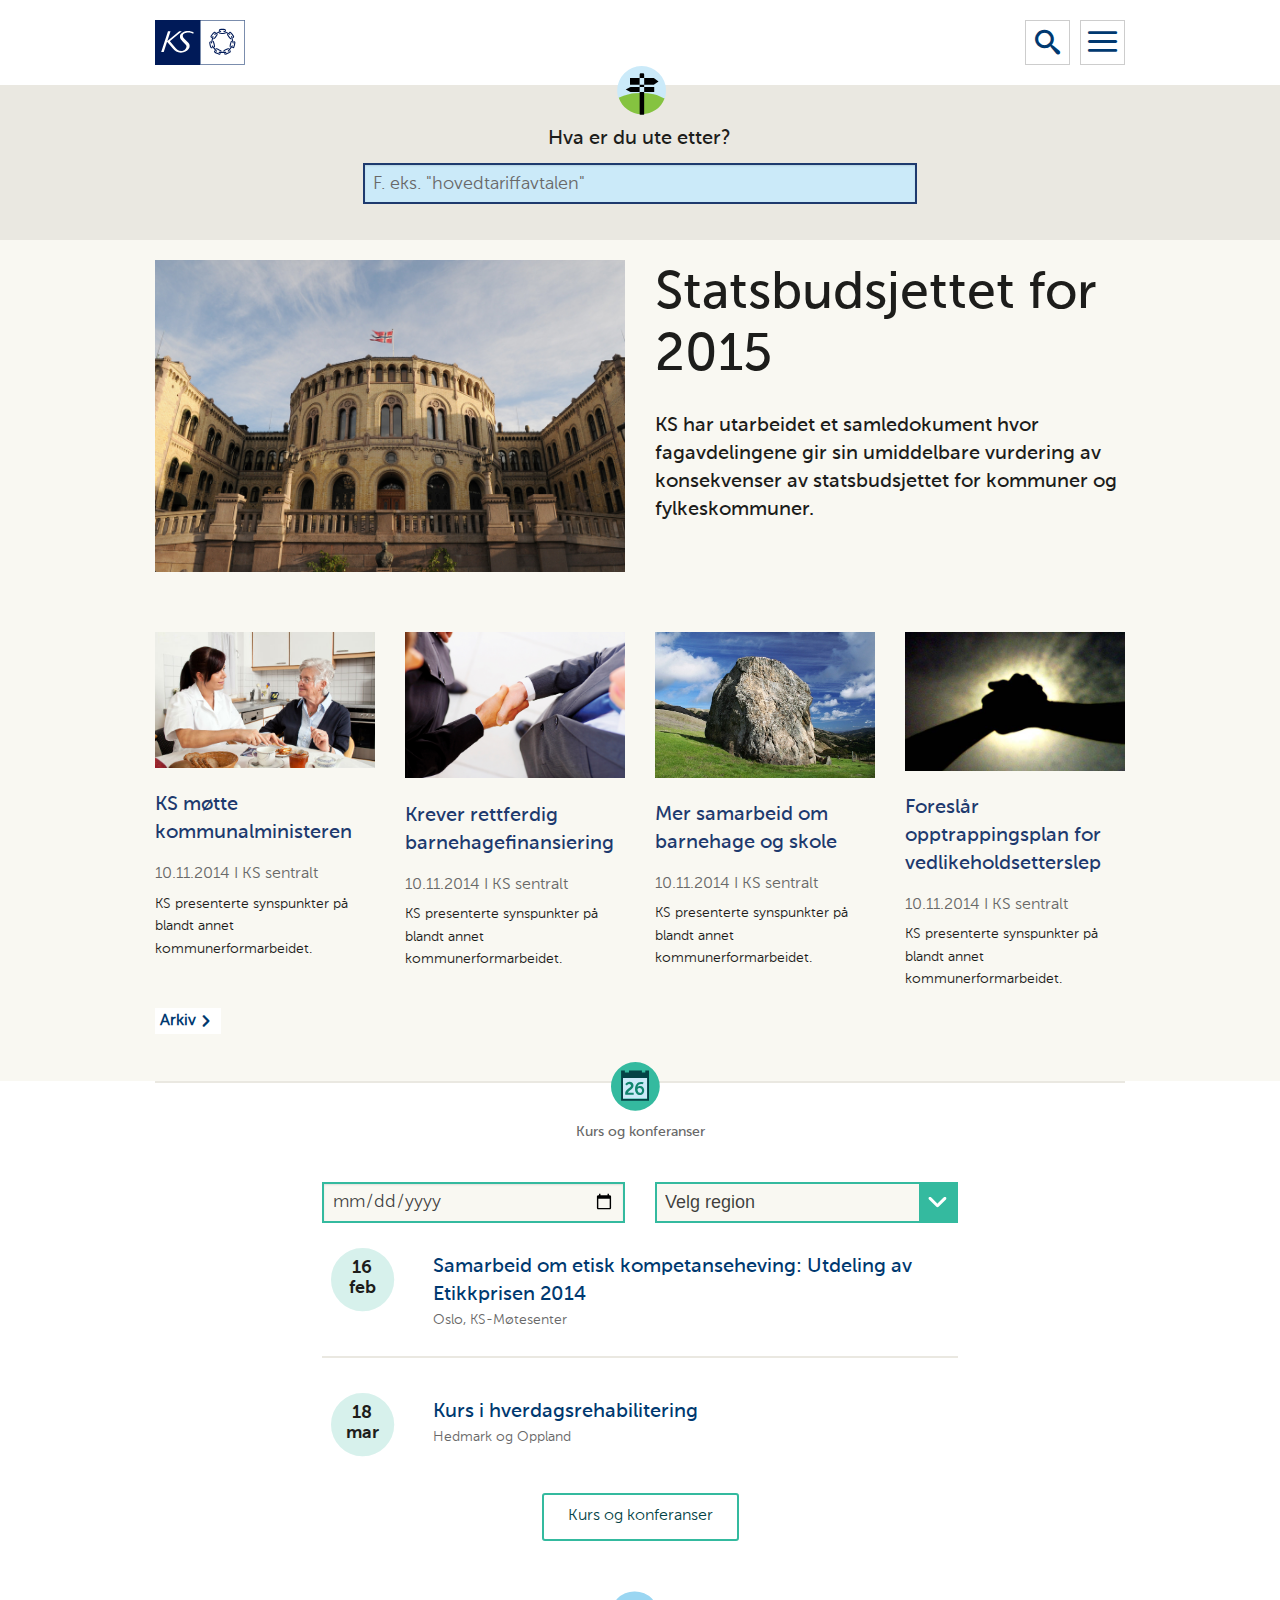
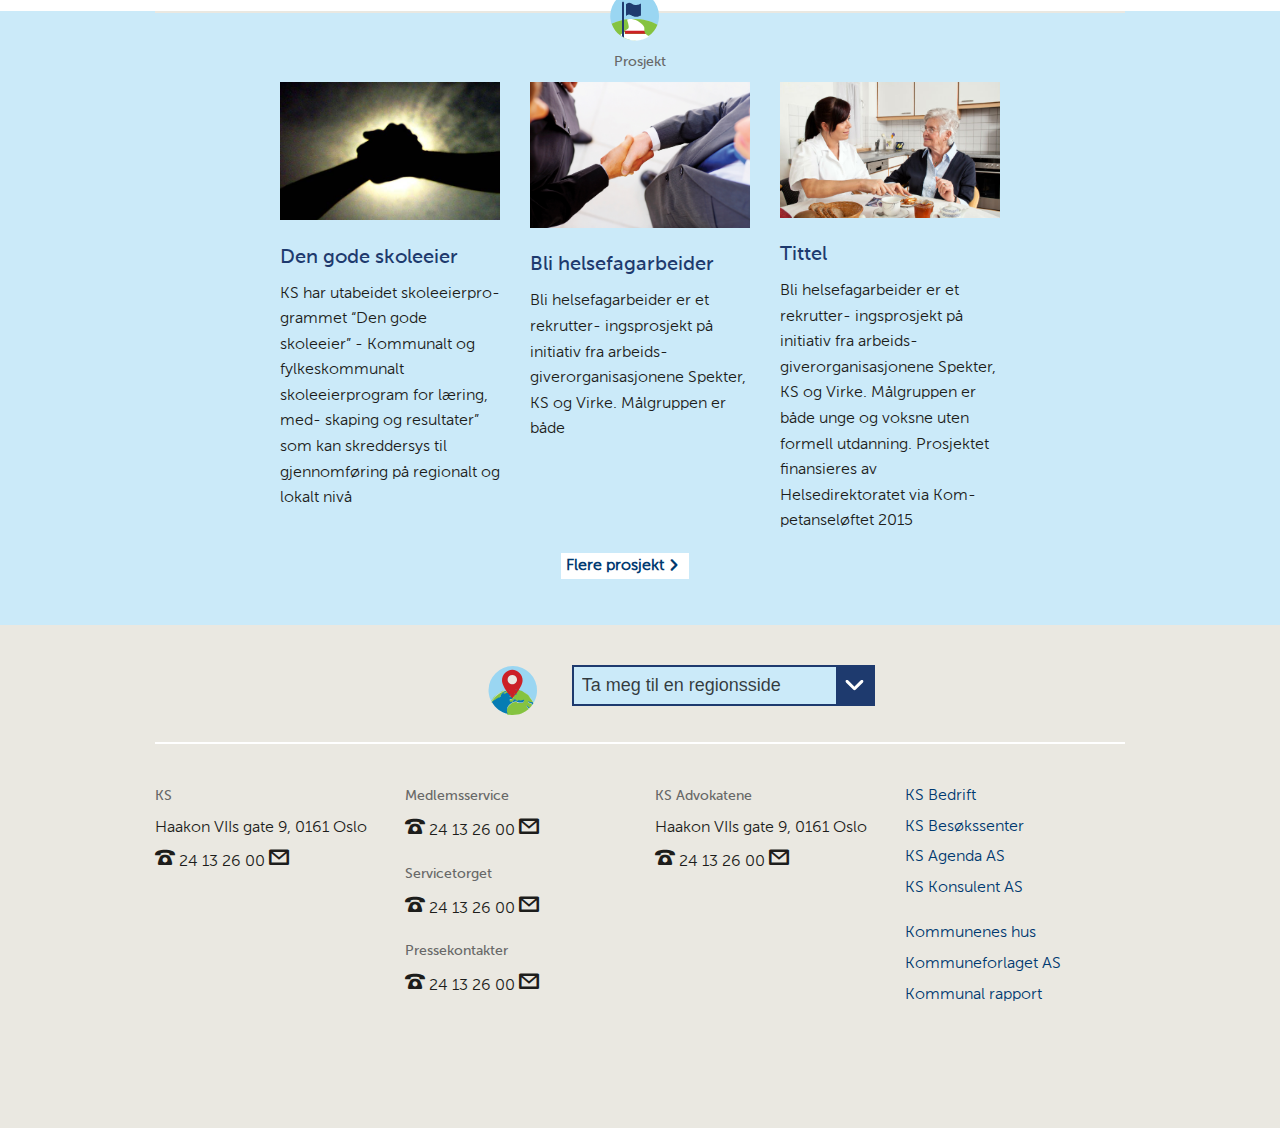
<file: index.html>
<!DOCTYPE html>
<html data-ng-app="app">
  <head>
    <title>nye ks.no</title>
    <meta name="viewport" content="width=device-width, initial-scale=1.0">
    <meta charset="UTF-8">
    <meta description="KS er kommunesektorens organisasjon. Alle landets 428 kommuner og 19 fylkeskommuner (Oslo er begge deler) er medlemmer i KS, i tillegg til mer enn 500 bedrifter.">
    <!--link(rel='stylesheet', type='text/css', href='//cloud.typography.com/6949052/779786/css/fonts.css')-->
    <link rel="stylesheet" href="css/main.css">
  </head>
  <body>
    <div data-ng-controller="pageController as page" class="container">
      <div data-ng-include="'header.html'"></div>
      <div ng-view></div>
      <div data-ng-include="'footer.html'"></div>
    </div>
    <script src="js/bundle2.js"></script>
  </body>
</html>
</file>
<file: css/main.css>
@import url(//hello.myfonts.net/count/2c80d9);@import url(//hello.myfonts.net/count/2c80d9);@import url(//hello.myfonts.net/count/2c80d9);meta.foundation-version{font-family:"/5.2.3/"}meta.foundation-mq-small{font-family:"/only screen/";width:0}meta.foundation-mq-medium{font-family:"/only screen and (min-width:40.063em)/";width:40.063em}meta.foundation-mq-large{font-family:"/only screen and (min-width:64.063em)/";width:64.063em}meta.foundation-mq-xlarge{font-family:"/only screen and (min-width:90.063em)/";width:90.063em}meta.foundation-mq-xxlarge{font-family:"/only screen and (min-width:120.063em)/";width:120.063em}meta.foundation-data-attribute-namespace{font-family:false}body,html{height:100%}*,:after,:before{-webkit-box-sizing:border-box;-moz-box-sizing:border-box;box-sizing:border-box}body,html{font-size:100%}body{background:#fff;color:#1d1d1b;padding:0;margin:0;font-family:MuseoSans-300,"Helvetica Neue",Helvetica,Helvetica,Arial,sans-serif;font-weight:400;font-style:normal;line-height:1;position:relative;cursor:default}a:hover{cursor:pointer}img{max-width:100%;height:auto;-ms-interpolation-mode:bicubic}#map_canvas embed,#map_canvas img,#map_canvas object,.map_canvas embed,.map_canvas img,.map_canvas object{max-width:none!important}.left{float:left!important}.right{float:right!important}.clearfix:after,.clearfix:before{content:" ";display:table}.clearfix:after{clear:both}.hide{display:none}.antialiased{-webkit-font-smoothing:antialiased;-moz-osx-font-smoothing:grayscale}img{display:inline-block;vertical-align:middle}textarea{min-height:50px}select{width:100%}.row{width:100%;margin:0 auto;max-width:62.5rem}.row:after,.row:before{content:" ";display:table}.row:after{clear:both}.row.collapse>.column,.row.collapse>.columns{padding-left:0;padding-right:0}.row.collapse .row{margin-left:0;margin-right:0}.row .row{width:auto;margin:0 -.9375rem;max-width:none}.row .row:after,.row .row:before{content:" ";display:table}.row .row:after{clear:both}.row .row.collapse{width:auto;margin:0;max-width:none}.row .row.collapse:after,.row .row.collapse:before{content:" ";display:table}.row .row.collapse:after{clear:both}.column,.columns{padding-left:.9375rem;padding-right:.9375rem;width:100%;float:left}@media only screen{.small-push-0{position:relative;left:0;right:auto}.small-pull-0{position:relative;right:0;left:auto}.small-push-1{position:relative;left:8.33333%;right:auto}.small-pull-1{position:relative;right:8.33333%;left:auto}.small-push-2{position:relative;left:16.66667%;right:auto}.small-pull-2{position:relative;right:16.66667%;left:auto}.small-push-3{position:relative;left:25%;right:auto}.small-pull-3{position:relative;right:25%;left:auto}.small-push-4{position:relative;left:33.33333%;right:auto}.small-pull-4{position:relative;right:33.33333%;left:auto}.small-push-5{position:relative;left:41.66667%;right:auto}.small-pull-5{position:relative;right:41.66667%;left:auto}.small-push-6{position:relative;left:50%;right:auto}.small-pull-6{position:relative;right:50%;left:auto}.small-push-7{position:relative;left:58.33333%;right:auto}.small-pull-7{position:relative;right:58.33333%;left:auto}.small-push-8{position:relative;left:66.66667%;right:auto}.small-pull-8{position:relative;right:66.66667%;left:auto}.small-push-9{position:relative;left:75%;right:auto}.small-pull-9{position:relative;right:75%;left:auto}.small-push-10{position:relative;left:83.33333%;right:auto}.small-pull-10{position:relative;right:83.33333%;left:auto}.small-push-11{position:relative;left:91.66667%;right:auto}.small-pull-11{position:relative;right:91.66667%;left:auto}.column,.columns{position:relative;padding-left:.9375rem;padding-right:.9375rem;float:left}.small-1{width:8.33333%}.small-2{width:16.66667%}.small-3{width:25%}.small-4{width:33.33333%}.small-5{width:41.66667%}.small-6{width:50%}.small-7{width:58.33333%}.small-8{width:66.66667%}.small-9{width:75%}.small-10{width:83.33333%}.small-11{width:91.66667%}.small-12{width:100%}[class*=column]+[class*=column]:last-child{float:right}[class*=column]+[class*=column].end{float:left}.small-offset-0{margin-left:0!important}.small-offset-1{margin-left:8.33333%!important}.small-offset-2{margin-left:16.66667%!important}.small-offset-3{margin-left:25%!important}.small-offset-4{margin-left:33.33333%!important}.small-offset-5{margin-left:41.66667%!important}.small-offset-6{margin-left:50%!important}.small-offset-7{margin-left:58.33333%!important}.small-offset-8{margin-left:66.66667%!important}.small-offset-9{margin-left:75%!important}.small-offset-10{margin-left:83.33333%!important}.small-offset-11{margin-left:91.66667%!important}.small-reset-order{margin-left:0;margin-right:0;left:auto;right:auto;float:left}.column.small-centered,.columns.small-centered{margin-left:auto;margin-right:auto;float:none!important}.column.small-uncentered,.columns.small-uncentered{margin-left:0;margin-right:0;float:left!important}.column.small-uncentered.opposite,.columns.small-uncentered.opposite{float:right}}@media only screen and (min-width:40.063em){.medium-push-0{position:relative;left:0;right:auto}.medium-pull-0{position:relative;right:0;left:auto}.medium-push-1{position:relative;left:8.33333%;right:auto}.medium-pull-1{position:relative;right:8.33333%;left:auto}.medium-push-2{position:relative;left:16.66667%;right:auto}.medium-pull-2{position:relative;right:16.66667%;left:auto}.medium-push-3{position:relative;left:25%;right:auto}.medium-pull-3{position:relative;right:25%;left:auto}.medium-push-4{position:relative;left:33.33333%;right:auto}.medium-pull-4{position:relative;right:33.33333%;left:auto}.medium-push-5{position:relative;left:41.66667%;right:auto}.medium-pull-5{position:relative;right:41.66667%;left:auto}.medium-push-6{position:relative;left:50%;right:auto}.medium-pull-6{position:relative;right:50%;left:auto}.medium-push-7{position:relative;left:58.33333%;right:auto}.medium-pull-7{position:relative;right:58.33333%;left:auto}.medium-push-8{position:relative;left:66.66667%;right:auto}.medium-pull-8{position:relative;right:66.66667%;left:auto}.medium-push-9{position:relative;left:75%;right:auto}.medium-pull-9{position:relative;right:75%;left:auto}.medium-push-10{position:relative;left:83.33333%;right:auto}.medium-pull-10{position:relative;right:83.33333%;left:auto}.medium-push-11{position:relative;left:91.66667%;right:auto}.medium-pull-11{position:relative;right:91.66667%;left:auto}.column,.columns{position:relative;padding-left:.9375rem;padding-right:.9375rem;float:left}.medium-1{width:8.33333%}.medium-2{width:16.66667%}.medium-3{width:25%}.medium-4{width:33.33333%}.medium-5{width:41.66667%}.medium-6{width:50%}.medium-7{width:58.33333%}.medium-8{width:66.66667%}.medium-9{width:75%}.medium-10{width:83.33333%}.medium-11{width:91.66667%}.medium-12{width:100%}[class*=column]+[class*=column]:last-child{float:right}[class*=column]+[class*=column].end{float:left}.medium-offset-0{margin-left:0!important}.medium-offset-1{margin-left:8.33333%!important}.medium-offset-2{margin-left:16.66667%!important}.medium-offset-3{margin-left:25%!important}.medium-offset-4{margin-left:33.33333%!important}.medium-offset-5{margin-left:41.66667%!important}.medium-offset-6{margin-left:50%!important}.medium-offset-7{margin-left:58.33333%!important}.medium-offset-8{margin-left:66.66667%!important}.medium-offset-9{margin-left:75%!important}.medium-offset-10{margin-left:83.33333%!important}.medium-offset-11{margin-left:91.66667%!important}.medium-reset-order{margin-left:0;margin-right:0;left:auto;right:auto;float:left}.column.medium-centered,.columns.medium-centered{margin-left:auto;margin-right:auto;float:none!important}.column.medium-uncentered,.columns.medium-uncentered{margin-left:0;margin-right:0;float:left!important}.column.medium-uncentered.opposite,.columns.medium-uncentered.opposite{float:right}.push-0{position:relative;left:0;right:auto}.pull-0{position:relative;right:0;left:auto}.push-1{position:relative;left:8.33333%;right:auto}.pull-1{position:relative;right:8.33333%;left:auto}.push-2{position:relative;left:16.66667%;right:auto}.pull-2{position:relative;right:16.66667%;left:auto}.push-3{position:relative;left:25%;right:auto}.pull-3{position:relative;right:25%;left:auto}.push-4{position:relative;left:33.33333%;right:auto}.pull-4{position:relative;right:33.33333%;left:auto}.push-5{position:relative;left:41.66667%;right:auto}.pull-5{position:relative;right:41.66667%;left:auto}.push-6{position:relative;left:50%;right:auto}.pull-6{position:relative;right:50%;left:auto}.push-7{position:relative;left:58.33333%;right:auto}.pull-7{position:relative;right:58.33333%;left:auto}.push-8{position:relative;left:66.66667%;right:auto}.pull-8{position:relative;right:66.66667%;left:auto}.push-9{position:relative;left:75%;right:auto}.pull-9{position:relative;right:75%;left:auto}.push-10{position:relative;left:83.33333%;right:auto}.pull-10{position:relative;right:83.33333%;left:auto}.push-11{position:relative;left:91.66667%;right:auto}.pull-11{position:relative;right:91.66667%;left:auto}}@media only screen and (min-width:64.063em){.large-push-0{position:relative;left:0;right:auto}.large-pull-0{position:relative;right:0;left:auto}.large-push-1{position:relative;left:8.33333%;right:auto}.large-pull-1{position:relative;right:8.33333%;left:auto}.large-push-2{position:relative;left:16.66667%;right:auto}.large-pull-2{position:relative;right:16.66667%;left:auto}.large-push-3{position:relative;left:25%;right:auto}.large-pull-3{position:relative;right:25%;left:auto}.large-push-4{position:relative;left:33.33333%;right:auto}.large-pull-4{position:relative;right:33.33333%;left:auto}.large-push-5{position:relative;left:41.66667%;right:auto}.large-pull-5{position:relative;right:41.66667%;left:auto}.large-push-6{position:relative;left:50%;right:auto}.large-pull-6{position:relative;right:50%;left:auto}.large-push-7{position:relative;left:58.33333%;right:auto}.large-pull-7{position:relative;right:58.33333%;left:auto}.large-push-8{position:relative;left:66.66667%;right:auto}.large-pull-8{position:relative;right:66.66667%;left:auto}.large-push-9{position:relative;left:75%;right:auto}.large-pull-9{position:relative;right:75%;left:auto}.large-push-10{position:relative;left:83.33333%;right:auto}.large-pull-10{position:relative;right:83.33333%;left:auto}.large-push-11{position:relative;left:91.66667%;right:auto}.large-pull-11{position:relative;right:91.66667%;left:auto}.column,.columns{position:relative;padding-left:.9375rem;padding-right:.9375rem;float:left}.large-1{width:8.33333%}.large-2{width:16.66667%}.large-3{width:25%}.large-4{width:33.33333%}.large-5{width:41.66667%}.large-6{width:50%}.large-7{width:58.33333%}.large-8{width:66.66667%}.large-9{width:75%}.large-10{width:83.33333%}.large-11{width:91.66667%}.large-12{width:100%}[class*=column]+[class*=column]:last-child{float:right}[class*=column]+[class*=column].end{float:left}.large-offset-0{margin-left:0!important}.large-offset-1{margin-left:8.33333%!important}.large-offset-2{margin-left:16.66667%!important}.large-offset-3{margin-left:25%!important}.large-offset-4{margin-left:33.33333%!important}.large-offset-5{margin-left:41.66667%!important}.large-offset-6{margin-left:50%!important}.large-offset-7{margin-left:58.33333%!important}.large-offset-8{margin-left:66.66667%!important}.large-offset-9{margin-left:75%!important}.large-offset-10{margin-left:83.33333%!important}.large-offset-11{margin-left:91.66667%!important}.large-reset-order{margin-left:0;margin-right:0;left:auto;right:auto;float:left}.column.large-centered,.columns.large-centered{margin-left:auto;margin-right:auto;float:none!important}.column.large-uncentered,.columns.large-uncentered{margin-left:0;margin-right:0;float:left!important}.column.large-uncentered.opposite,.columns.large-uncentered.opposite{float:right}.push-0{position:relative;left:0;right:auto}.pull-0{position:relative;right:0;left:auto}.push-1{position:relative;left:8.33333%;right:auto}.pull-1{position:relative;right:8.33333%;left:auto}.push-2{position:relative;left:16.66667%;right:auto}.pull-2{position:relative;right:16.66667%;left:auto}.push-3{position:relative;left:25%;right:auto}.pull-3{position:relative;right:25%;left:auto}.push-4{position:relative;left:33.33333%;right:auto}.pull-4{position:relative;right:33.33333%;left:auto}.push-5{position:relative;left:41.66667%;right:auto}.pull-5{position:relative;right:41.66667%;left:auto}.push-6{position:relative;left:50%;right:auto}.pull-6{position:relative;right:50%;left:auto}.push-7{position:relative;left:58.33333%;right:auto}.pull-7{position:relative;right:58.33333%;left:auto}.push-8{position:relative;left:66.66667%;right:auto}.pull-8{position:relative;right:66.66667%;left:auto}.push-9{position:relative;left:75%;right:auto}.pull-9{position:relative;right:75%;left:auto}.push-10{position:relative;left:83.33333%;right:auto}.pull-10{position:relative;right:83.33333%;left:auto}.push-11{position:relative;left:91.66667%;right:auto}.pull-11{position:relative;right:91.66667%;left:auto}}.accordion{margin-bottom:0}.accordion:after,.accordion:before{content:" ";display:table}.accordion:after{clear:both}.accordion dd{display:block;margin-bottom:0!important}.accordion dd.active>a{background:#e8e8e8}.accordion dd>a{background:#efefef;color:#222;padding:1rem;display:block;font-family:MuseoSans-300,"Helvetica Neue",Helvetica,Helvetica,Arial,sans-serif;font-size:1rem}.accordion dd>a:hover{background:#e3e3e3}.accordion dd>.content{display:none;padding:.9375rem}.accordion dd>.content.active{display:block;background:#fff}.alert-box{border-style:solid;border-width:1px;display:block;font-weight:400;margin-bottom:1.25rem;position:relative;padding:.875rem 1.5rem .875rem .875rem;font-size:.8125rem;-webkit-transition:opacity 300ms ease-out;transition:opacity 300ms ease-out;background-color:#1e3a6e;border-color:#1a335f;color:#fff}.alert-box .close{font-size:1.375rem;padding:9px 6px 4px;line-height:0;position:absolute;top:50%;margin-top:-.6875rem;right:.25rem;color:#333;opacity:.3}.alert-box .close:focus,.alert-box .close:hover{opacity:.5}.alert-box.radius{border-radius:3px}.alert-box.round{border-radius:1000px}.alert-box.success{background-color:#43AC6A;border-color:#3a945b;color:#fff}.alert-box.alert{background-color:#f04124;border-color:#de2b0f;color:#fff}.alert-box.secondary{background-color:#e7e7e7;border-color:#c7c7c7;color:#4f4f4f}.alert-box.warning{background-color:#f08a24;border-color:#de770f;color:#fff}.alert-box.info{background-color:#a0d3e8;border-color:#74bfdd;color:#4f4f4f}.alert-box.alert-close{opacity:0}[class*=block-grid-]{display:block;padding:0;margin:0 -.625rem}[class*=block-grid-]:after,[class*=block-grid-]:before{content:" ";display:table}[class*=block-grid-]:after{clear:both}[class*=block-grid-]>li{display:block;height:auto;float:left;padding:0 .625rem 1.25rem}@media only screen{.small-block-grid-1>li{width:100%;list-style:none}.small-block-grid-1>li:nth-of-type(1n){clear:none}.small-block-grid-1>li:nth-of-type(1n+1){clear:both}.small-block-grid-2>li{width:50%;list-style:none}.small-block-grid-2>li:nth-of-type(1n){clear:none}.small-block-grid-2>li:nth-of-type(2n+1){clear:both}.small-block-grid-3>li{width:33.33333%;list-style:none}.small-block-grid-3>li:nth-of-type(1n){clear:none}.small-block-grid-3>li:nth-of-type(3n+1){clear:both}.small-block-grid-4>li{width:25%;list-style:none}.small-block-grid-4>li:nth-of-type(1n){clear:none}.small-block-grid-4>li:nth-of-type(4n+1){clear:both}.small-block-grid-5>li{width:20%;list-style:none}.small-block-grid-5>li:nth-of-type(1n){clear:none}.small-block-grid-5>li:nth-of-type(5n+1){clear:both}.small-block-grid-6>li{width:16.66667%;list-style:none}.small-block-grid-6>li:nth-of-type(1n){clear:none}.small-block-grid-6>li:nth-of-type(6n+1){clear:both}.small-block-grid-7>li{width:14.28571%;list-style:none}.small-block-grid-7>li:nth-of-type(1n){clear:none}.small-block-grid-7>li:nth-of-type(7n+1){clear:both}.small-block-grid-8>li{width:12.5%;list-style:none}.small-block-grid-8>li:nth-of-type(1n){clear:none}.small-block-grid-8>li:nth-of-type(8n+1){clear:both}.small-block-grid-9>li{width:11.11111%;list-style:none}.small-block-grid-9>li:nth-of-type(1n){clear:none}.small-block-grid-9>li:nth-of-type(9n+1){clear:both}.small-block-grid-10>li{width:10%;list-style:none}.small-block-grid-10>li:nth-of-type(1n){clear:none}.small-block-grid-10>li:nth-of-type(10n+1){clear:both}.small-block-grid-11>li{width:9.09091%;list-style:none}.small-block-grid-11>li:nth-of-type(1n){clear:none}.small-block-grid-11>li:nth-of-type(11n+1){clear:both}.small-block-grid-12>li{width:8.33333%;list-style:none}.small-block-grid-12>li:nth-of-type(1n){clear:none}.small-block-grid-12>li:nth-of-type(12n+1){clear:both}}@media only screen and (min-width:40.063em){.medium-block-grid-1>li{width:100%;list-style:none}.medium-block-grid-1>li:nth-of-type(1n){clear:none}.medium-block-grid-1>li:nth-of-type(1n+1){clear:both}.medium-block-grid-2>li{width:50%;list-style:none}.medium-block-grid-2>li:nth-of-type(1n){clear:none}.medium-block-grid-2>li:nth-of-type(2n+1){clear:both}.medium-block-grid-3>li{width:33.33333%;list-style:none}.medium-block-grid-3>li:nth-of-type(1n){clear:none}.medium-block-grid-3>li:nth-of-type(3n+1){clear:both}.medium-block-grid-4>li{width:25%;list-style:none}.medium-block-grid-4>li:nth-of-type(1n){clear:none}.medium-block-grid-4>li:nth-of-type(4n+1){clear:both}.medium-block-grid-5>li{width:20%;list-style:none}.medium-block-grid-5>li:nth-of-type(1n){clear:none}.medium-block-grid-5>li:nth-of-type(5n+1){clear:both}.medium-block-grid-6>li{width:16.66667%;list-style:none}.medium-block-grid-6>li:nth-of-type(1n){clear:none}.medium-block-grid-6>li:nth-of-type(6n+1){clear:both}.medium-block-grid-7>li{width:14.28571%;list-style:none}.medium-block-grid-7>li:nth-of-type(1n){clear:none}.medium-block-grid-7>li:nth-of-type(7n+1){clear:both}.medium-block-grid-8>li{width:12.5%;list-style:none}.medium-block-grid-8>li:nth-of-type(1n){clear:none}.medium-block-grid-8>li:nth-of-type(8n+1){clear:both}.medium-block-grid-9>li{width:11.11111%;list-style:none}.medium-block-grid-9>li:nth-of-type(1n){clear:none}.medium-block-grid-9>li:nth-of-type(9n+1){clear:both}.medium-block-grid-10>li{width:10%;list-style:none}.medium-block-grid-10>li:nth-of-type(1n){clear:none}.medium-block-grid-10>li:nth-of-type(10n+1){clear:both}.medium-block-grid-11>li{width:9.09091%;list-style:none}.medium-block-grid-11>li:nth-of-type(1n){clear:none}.medium-block-grid-11>li:nth-of-type(11n+1){clear:both}.medium-block-grid-12>li{width:8.33333%;list-style:none}.medium-block-grid-12>li:nth-of-type(1n){clear:none}.medium-block-grid-12>li:nth-of-type(12n+1){clear:both}}@media only screen and (min-width:64.063em){.large-block-grid-1>li{width:100%;list-style:none}.large-block-grid-1>li:nth-of-type(1n){clear:none}.large-block-grid-1>li:nth-of-type(1n+1){clear:both}.large-block-grid-2>li{width:50%;list-style:none}.large-block-grid-2>li:nth-of-type(1n){clear:none}.large-block-grid-2>li:nth-of-type(2n+1){clear:both}.large-block-grid-3>li{width:33.33333%;list-style:none}.large-block-grid-3>li:nth-of-type(1n){clear:none}.large-block-grid-3>li:nth-of-type(3n+1){clear:both}.large-block-grid-4>li{width:25%;list-style:none}.large-block-grid-4>li:nth-of-type(1n){clear:none}.large-block-grid-4>li:nth-of-type(4n+1){clear:both}.large-block-grid-5>li{width:20%;list-style:none}.large-block-grid-5>li:nth-of-type(1n){clear:none}.large-block-grid-5>li:nth-of-type(5n+1){clear:both}.large-block-grid-6>li{width:16.66667%;list-style:none}.large-block-grid-6>li:nth-of-type(1n){clear:none}.large-block-grid-6>li:nth-of-type(6n+1){clear:both}.large-block-grid-7>li{width:14.28571%;list-style:none}.large-block-grid-7>li:nth-of-type(1n){clear:none}.large-block-grid-7>li:nth-of-type(7n+1){clear:both}.large-block-grid-8>li{width:12.5%;list-style:none}.large-block-grid-8>li:nth-of-type(1n){clear:none}.large-block-grid-8>li:nth-of-type(8n+1){clear:both}.large-block-grid-9>li{width:11.11111%;list-style:none}.large-block-grid-9>li:nth-of-type(1n){clear:none}.large-block-grid-9>li:nth-of-type(9n+1){clear:both}.large-block-grid-10>li{width:10%;list-style:none}.large-block-grid-10>li:nth-of-type(1n){clear:none}.large-block-grid-10>li:nth-of-type(10n+1){clear:both}.large-block-grid-11>li{width:9.09091%;list-style:none}.large-block-grid-11>li:nth-of-type(1n){clear:none}.large-block-grid-11>li:nth-of-type(11n+1){clear:both}.large-block-grid-12>li{width:8.33333%;list-style:none}.large-block-grid-12>li:nth-of-type(1n){clear:none}.large-block-grid-12>li:nth-of-type(12n+1){clear:both}}.breadcrumbs{display:block;padding:.5625rem .875rem;overflow:hidden;margin-left:0;list-style:none;border-style:solid;border-width:1px;background-color:#f9f8f2;border-color:#e9e6d0;border-radius:3px}.breadcrumbs>*{margin:0;float:left;font-size:1rem;line-height:1rem;text-transform:none;color:#1e3a6e}.breadcrumbs>:focus a,.breadcrumbs>:hover a{text-decoration:underline}.breadcrumbs>* a{color:#1e3a6e}.breadcrumbs>.current,.breadcrumbs>.current a{cursor:default;color:#333}.breadcrumbs>.current:focus,.breadcrumbs>.current:focus a,.breadcrumbs>.current:hover,.breadcrumbs>.current:hover a{text-decoration:none}.breadcrumbs>.unavailable,.breadcrumbs>.unavailable a{color:#999}.breadcrumbs>.unavailable a:focus,.breadcrumbs>.unavailable:focus,.breadcrumbs>.unavailable:hover,.breadcrumbs>.unavailable:hover a{text-decoration:none;color:#999;cursor:default}.breadcrumbs>:before{content:"/";color:#aaa;margin:0 .75rem;position:relative;top:1px}.breadcrumbs>:first-child:before{content:" ";margin:0}.button,button{border-style:solid;border-width:0;cursor:pointer;font-family:MuseoSans-300,"Helvetica Neue",Helvetica,Helvetica,Arial,sans-serif;font-weight:400;line-height:normal;margin:0;position:relative;text-decoration:none;text-align:center;-webkit-appearance:none;-webkit-border-radius:0;display:inline-block;padding:.75rem 1.5rem .8125rem;font-size:1rem;background-color:#1e3a6e;border-color:#182f58;color:#fff;-webkit-transition:background-color 300ms ease-out;transition:background-color 300ms ease-out}.button:focus,.button:hover,button:focus,button:hover{background-color:#182f58;color:#fff}.button.secondary,button.secondary{background-color:#e7e7e7;border-color:#b9b9b9;color:#333}.button.secondary:focus,.button.secondary:hover,button.secondary:focus,button.secondary:hover{background-color:#b9b9b9;color:#333}.button.success,button.success{background-color:#43AC6A;border-color:#368a54;color:#fff}.button.success:focus,.button.success:hover,button.success:focus,button.success:hover{background-color:#368a54;color:#fff}.button.alert,button.alert{background-color:#f04124;border-color:#cf280e;color:#fff}.button.alert:focus,.button.alert:hover,button.alert:focus,button.alert:hover{background-color:#cf280e;color:#fff}.button.large,button.large{padding:1.125rem 2.25rem 1.1875rem;font-size:1.25rem}.button.small,button.small{padding:.875rem 1.75rem .9375rem;font-size:.8125rem}.button.tiny,button.tiny{padding:.625rem 1.25rem .6875rem;font-size:.6875rem}.button.expand,button.expand{padding-right:0;padding-left:0;width:100%}.button.left-align,button.left-align{text-align:left;text-indent:.75rem}.button.right-align,button.right-align{text-align:right;padding-right:.75rem}.button.radius,button.radius{border-radius:3px}.button.round,button.round{border-radius:1000px}.button.disabled,.button[disabled],button.disabled,button[disabled]{background-color:#1e3a6e;border-color:#182f58;color:#fff;cursor:default;opacity:.7;-webkit-box-shadow:none;box-shadow:none}.button.disabled:focus,.button.disabled:hover,.button[disabled]:focus,.button[disabled]:hover,button.disabled:focus,button.disabled:hover,button[disabled]:focus,button[disabled]:hover{color:#fff;background-color:#1e3a6e}.button.disabled.secondary,.button[disabled].secondary,button.disabled.secondary,button[disabled].secondary{background-color:#e7e7e7;border-color:#b9b9b9;color:#333;cursor:default;opacity:.7;-webkit-box-shadow:none;box-shadow:none}.button.disabled.secondary:focus,.button.disabled.secondary:hover,.button[disabled].secondary:focus,.button[disabled].secondary:hover,button.disabled.secondary:focus,button.disabled.secondary:hover,button[disabled].secondary:focus,button[disabled].secondary:hover{color:#333;background-color:#e7e7e7}.button.disabled.success,.button[disabled].success,button.disabled.success,button[disabled].success{background-color:#43AC6A;border-color:#368a54;color:#fff;cursor:default;opacity:.7;-webkit-box-shadow:none;box-shadow:none}.button.disabled.success:focus,.button.disabled.success:hover,.button[disabled].success:focus,.button[disabled].success:hover,button.disabled.success:focus,button.disabled.success:hover,button[disabled].success:focus,button[disabled].success:hover{color:#fff;background-color:#43AC6A}.button.disabled.alert,.button[disabled].alert,button.disabled.alert,button[disabled].alert{background-color:#f04124;border-color:#cf280e;color:#fff;cursor:default;opacity:.7;-webkit-box-shadow:none;box-shadow:none}.button.disabled.alert:focus,.button.disabled.alert:hover,.button[disabled].alert:focus,.button[disabled].alert:hover,button.disabled.alert:focus,button.disabled.alert:hover,button[disabled].alert:focus,button[disabled].alert:hover{color:#fff;background-color:#f04124}@media only screen and (min-width:40.063em){.button,button{display:inline-block}}.button-group{list-style:none;margin:0;left:0}.button-group:after,.button-group:before{content:" ";display:table}.button-group:after{clear:both}.button-group>li{margin:0;float:left}.button-group>li .button,.button-group>li>button{border-left:1px solid;border-color:rgba(255,255,255,.5)}.button-group>li:first-child .button,.button-group>li:first-child button{border-left:0}.button-group>li:first-child{margin-left:0}.button-group.radius>* .button,.button-group.radius>*>button{border-left:1px solid;border-color:rgba(255,255,255,.5)}.button-group.radius>:first-child .button,.button-group.radius>:first-child button{border-left:0}.button-group.radius>:first-child,.button-group.radius>:first-child>.button,.button-group.radius>:first-child>a,.button-group.radius>:first-child>button{border-bottom-left-radius:3px;border-top-left-radius:3px}.button-group.radius>:last-child,.button-group.radius>:last-child>.button,.button-group.radius>:last-child>a,.button-group.radius>:last-child>button{border-bottom-right-radius:3px;border-top-right-radius:3px}.button-group.round>* .button,.button-group.round>*>button{border-left:1px solid;border-color:rgba(255,255,255,.5)}.button-group.round>:first-child .button,.button-group.round>:first-child button{border-left:0}.button-group.round>:first-child,.button-group.round>:first-child>.button,.button-group.round>:first-child>a,.button-group.round>:first-child>button{border-bottom-left-radius:1000px;border-top-left-radius:1000px}.button-group.round>:last-child,.button-group.round>:last-child>.button,.button-group.round>:last-child>a,.button-group.round>:last-child>button{border-bottom-right-radius:1000px;border-top-right-radius:1000px}.button-group.even-2 li{width:50%}.button-group.even-2 li .button,.button-group.even-2 li>button{border-left:1px solid;border-color:rgba(255,255,255,.5)}.button-group.even-2 li:first-child .button,.button-group.even-2 li:first-child button{border-left:0}.button-group.even-2 li .button,.button-group.even-2 li button{width:100%}.button-group.even-3 li{width:33.33333%}.button-group.even-3 li .button,.button-group.even-3 li>button{border-left:1px solid;border-color:rgba(255,255,255,.5)}.button-group.even-3 li:first-child .button,.button-group.even-3 li:first-child button{border-left:0}.button-group.even-3 li .button,.button-group.even-3 li button{width:100%}.button-group.even-4 li{width:25%}.button-group.even-4 li .button,.button-group.even-4 li>button{border-left:1px solid;border-color:rgba(255,255,255,.5)}.button-group.even-4 li:first-child .button,.button-group.even-4 li:first-child button{border-left:0}.button-group.even-4 li .button,.button-group.even-4 li button{width:100%}.button-group.even-5 li{width:20%}.button-group.even-5 li .button,.button-group.even-5 li>button{border-left:1px solid;border-color:rgba(255,255,255,.5)}.button-group.even-5 li:first-child .button,.button-group.even-5 li:first-child button{border-left:0}.button-group.even-5 li .button,.button-group.even-5 li button{width:100%}.button-group.even-6 li{width:16.66667%}.button-group.even-6 li .button,.button-group.even-6 li>button{border-left:1px solid;border-color:rgba(255,255,255,.5)}.button-group.even-6 li:first-child .button,.button-group.even-6 li:first-child button{border-left:0}.button-group.even-6 li .button,.button-group.even-6 li button{width:100%}.button-group.even-7 li{width:14.28571%}.button-group.even-7 li .button,.button-group.even-7 li>button{border-left:1px solid;border-color:rgba(255,255,255,.5)}.button-group.even-7 li:first-child .button,.button-group.even-7 li:first-child button{border-left:0}.button-group.even-7 li .button,.button-group.even-7 li button{width:100%}.button-group.even-8 li{width:12.5%}.button-group.even-8 li .button,.button-group.even-8 li>button{border-left:1px solid;border-color:rgba(255,255,255,.5)}.button-group.even-8 li:first-child .button,.button-group.even-8 li:first-child button{border-left:0}.button-group.even-8 li .button,.button-group.even-8 li button{width:100%}.button-bar:after,.button-bar:before{content:" ";display:table}.button-bar:after{clear:both}.button-bar .button-group{float:left;margin-right:.625rem}.button-bar .button-group div{overflow:hidden}.clearing-thumbs,[data-clearing]{margin-bottom:0;margin-left:0;list-style:none}.clearing-thumbs:after,.clearing-thumbs:before,[data-clearing]:after,[data-clearing]:before{content:" ";display:table}.clearing-thumbs:after,[data-clearing]:after{clear:both}.clearing-thumbs li,[data-clearing] li{float:left;margin-right:10px}.clearing-thumbs[class*=block-grid-] li,[data-clearing][class*=block-grid-] li{margin-right:0}.clearing-blackout{background:#333;position:fixed;width:100%;height:100%;top:0;left:0;z-index:998}.clearing-blackout .clearing-close{display:block}.clearing-container{position:relative;z-index:998;height:100%;overflow:hidden;margin:0}.clearing-touch-label{position:absolute;top:50%;left:50%;color:#aaa;font-size:.6em}.visible-img{height:95%;position:relative}.visible-img img{position:absolute;left:50%;top:50%;margin-left:-50%;max-height:100%;max-width:100%}.clearing-caption{color:#ccc;font-size:.875em;line-height:1.3;margin-bottom:0;text-align:center;bottom:0;background:#333;width:100%;padding:10px 30px 20px;position:absolute;left:0}.clearing-close{z-index:999;padding-left:20px;padding-top:10px;font-size:30px;line-height:1;color:#ccc;display:none}.clearing-close:focus,.clearing-close:hover{color:#ccc}.clearing-assembled .clearing-container{height:100%}.clearing-assembled .clearing-container .carousel>ul,.clearing-feature li{display:none}.clearing-feature li.clearing-featured-img{display:block}@media only screen and (min-width:40.063em){.clearing-main-next,.clearing-main-prev{position:absolute;height:100%;width:40px;top:0}.clearing-main-next>span,.clearing-main-prev>span{position:absolute;top:50%;display:block;width:0;height:0;border:12px solid}.clearing-main-next>span:hover,.clearing-main-prev>span:hover{opacity:.8}.clearing-main-prev{left:0}.clearing-main-prev>span{left:5px;border-color:transparent;border-right-color:#ccc}.clearing-main-next{right:0}.clearing-main-next>span{border-color:transparent;border-left-color:#ccc}.clearing-main-next.disabled,.clearing-main-prev.disabled{opacity:.3}.clearing-assembled .clearing-container .carousel{background:rgba(51,51,51,.8);height:120px;margin-top:10px;text-align:center}.clearing-assembled .clearing-container .carousel>ul{display:inline-block;z-index:999;height:100%;position:relative;float:none}.clearing-assembled .clearing-container .carousel>ul li{display:block;width:120px;min-height:inherit;float:left;overflow:hidden;margin-right:0;padding:0;position:relative;cursor:pointer;opacity:.4;clear:none}.clearing-assembled .clearing-container .carousel>ul li.fix-height img{height:100%;max-width:none}.clearing-assembled .clearing-container .carousel>ul li a.th{border:none;-webkit-box-shadow:none;box-shadow:none;display:block}.clearing-assembled .clearing-container .carousel>ul li img{cursor:pointer!important;width:100%!important}.clearing-assembled .clearing-container .carousel>ul li.visible{opacity:1}.clearing-assembled .clearing-container .carousel>ul li:hover{opacity:.8}.clearing-assembled .clearing-container .visible-img{background:#333;overflow:hidden;height:85%}.clearing-close{position:absolute;top:10px;right:20px;padding-left:0;padding-top:0}}.f-dropdown{position:absolute;left:-9999px;list-style:none;margin-left:0;width:100%;max-height:none;height:auto;background:#fff;border:1px solid #ccc;font-size:.875rem;z-index:99;margin-top:2px;max-width:200px}.f-dropdown>:first-child{margin-top:0}.f-dropdown>:last-child{margin-bottom:0}.f-dropdown:before{content:"";display:block;width:0;height:0;border:6px inset;border-color:transparent transparent #fff;border-bottom-style:solid;position:absolute;top:-12px;left:10px;z-index:99}.f-dropdown:after{content:"";display:block;width:0;height:0;border:7px inset;border-color:transparent transparent #ccc;border-bottom-style:solid;position:absolute;top:-14px;left:9px;z-index:98}.f-dropdown.right:before{left:auto;right:10px}.f-dropdown.right:after{left:auto;right:9px}.f-dropdown.drop-right{position:absolute;left:-9999px;list-style:none;width:100%;max-height:none;height:auto;background:#fff;border:1px solid #ccc;font-size:.875rem;z-index:99;margin-top:0;margin-left:2px;max-width:200px}.f-dropdown.drop-right>:first-child{margin-top:0}.f-dropdown.drop-right>:last-child{margin-bottom:0}.f-dropdown.drop-right:before{content:"";display:block;width:0;height:0;border:6px inset;border-color:transparent #fff transparent transparent;border-right-style:solid;position:absolute;top:10px;left:-12px;z-index:99}.f-dropdown.drop-right:after{content:"";display:block;width:0;height:0;border:7px inset;border-color:transparent #ccc transparent transparent;border-right-style:solid;position:absolute;top:9px;left:-14px;z-index:98}.f-dropdown.drop-left{position:absolute;left:-9999px;list-style:none;width:100%;max-height:none;height:auto;background:#fff;border:1px solid #ccc;font-size:.875rem;z-index:99;margin-top:0;margin-left:-2px;max-width:200px}.f-dropdown.drop-left>:first-child{margin-top:0}.f-dropdown.drop-left>:last-child{margin-bottom:0}.f-dropdown.drop-left:before{content:"";display:block;width:0;height:0;border:6px inset;border-color:transparent transparent transparent #fff;border-left-style:solid;position:absolute;top:10px;right:-12px;left:auto;z-index:99}.f-dropdown.drop-left:after{content:"";display:block;width:0;height:0;border:7px inset;border-color:transparent transparent transparent #ccc;border-left-style:solid;position:absolute;top:9px;right:-14px;left:auto;z-index:98}.f-dropdown.drop-top{position:absolute;left:-9999px;list-style:none;width:100%;max-height:none;height:auto;background:#fff;border:1px solid #ccc;font-size:.875rem;z-index:99;margin-top:-2px;margin-left:0;max-width:200px}.f-dropdown.drop-top>:first-child{margin-top:0}.f-dropdown.drop-top>:last-child{margin-bottom:0}.f-dropdown.drop-top:before{content:"";display:block;width:0;height:0;border:6px inset;border-color:#fff transparent transparent;border-top-style:solid;position:absolute;top:auto;bottom:-12px;left:10px;right:auto;z-index:99}.f-dropdown.drop-top:after{content:"";display:block;width:0;height:0;border:7px inset;border-color:#ccc transparent transparent;border-top-style:solid;position:absolute;top:auto;bottom:-14px;left:9px;right:auto;z-index:98}.f-dropdown li{font-size:.875rem;cursor:pointer;line-height:1.125rem;margin:0}.f-dropdown li:focus,.f-dropdown li:hover{background:#eee}.f-dropdown li a{display:block;padding:.5rem;color:#555}.f-dropdown.content{position:absolute;left:-9999px;list-style:none;margin-left:0;padding:1.25rem;width:100%;height:auto;max-height:none;background:#fff;border:1px solid #ccc;font-size:.875rem;z-index:99;max-width:200px}.f-dropdown.content>:first-child{margin-top:0}.f-dropdown.content>:last-child{margin-bottom:0}.f-dropdown.tiny{max-width:200px}.f-dropdown.small{max-width:300px}.f-dropdown.medium{max-width:500px}.f-dropdown.large{max-width:800px}.dropdown.button,button.dropdown{position:relative;padding-right:3.5625rem}.dropdown.button:after,button.dropdown:after{position:absolute;content:"";width:0;height:0;display:block;border-style:solid;top:50%;border-width:.375rem;right:1.40625rem;margin-top:-.15625rem;border-color:#fff transparent transparent}.dropdown.button.tiny,button.dropdown.tiny{padding-right:2.625rem}.dropdown.button.tiny:before,button.dropdown.tiny:before{border-width:.375rem;right:1.125rem;margin-top:-.125rem}.dropdown.button.tiny:after,button.dropdown.tiny:after{border-color:#fff transparent transparent}.dropdown.button.small,button.dropdown.small{padding-right:3.0625rem}.dropdown.button.small:after,button.dropdown.small:after{border-width:.4375rem;right:1.3125rem;margin-top:-.15625rem;border-color:#fff transparent transparent}.dropdown.button.large,button.dropdown.large{padding-right:3.625rem}.dropdown.button.large:after,button.dropdown.large:after{border-width:.3125rem;right:1.71875rem;margin-top:-.15625rem;border-color:#fff transparent transparent}.dropdown.button.secondary:after,button.dropdown.secondary:after{border-color:#333 transparent transparent}.flex-video{position:relative;padding-top:1.5625rem;padding-bottom:67.5%;height:0;margin-bottom:1rem;overflow:hidden}.flex-video.widescreen{padding-bottom:56.34%}.flex-video.vimeo{padding-top:0}.flex-video embed,.flex-video iframe,.flex-video object,.flex-video video{position:absolute;top:0;left:0;width:100%;height:100%}form .row .row{margin:0 -.5rem}form .row .row .column,form .row .row .columns{padding:0 .5rem}form .row .row.collapse{margin:0}form .row .row.collapse .column,form .row .row.collapse .columns{padding:0}form .row .row.collapse input{border-bottom-right-radius:0;border-top-right-radius:0}form .row input.column,form .row input.columns,form .row textarea.column,form .row textarea.columns{padding-left:.5rem}label{font-size:.875rem;color:#4d4d4d;cursor:pointer;display:block;font-weight:400;line-height:1.5;margin-bottom:.3125rem}label.right{float:none!important;text-align:right}label.inline{margin:0 0 1rem;padding:.625rem 0}label small{text-transform:capitalize;color:#676767}select::-ms-expand{display:none}@-moz-document url-prefix(){select,select:hover{background:#cbeaf9}}.postfix,.prefix{display:block;position:relative;z-index:2;text-align:center;width:100%;padding-top:0;padding-bottom:0;border-style:solid;border-width:1px;overflow:hidden;font-size:.875rem;height:2.5625rem;line-height:2.5625rem}.postfix.button,.prefix.button{padding:0;text-align:center;line-height:2.125rem;border:none}.prefix.button.radius{border-radius:3px 0 0 3px}.postfix.button.radius{border-radius:0 3px 3px 0}.prefix.button.round{border-radius:1000px 0 0 1000px}.postfix.button.round{border-radius:0 1000px 1000px 0}label.prefix,span.prefix{background:#f2f2f2;border-right:none;color:#333;border-color:#ccc}label.prefix.radius,span.prefix.radius{border-radius:3px 0 0 3px}label.postfix,span.postfix{background:#f2f2f2;border-left:none;color:#333;border-color:#ccc}label.postfix.radius,span.postfix.radius{border-radius:0 3px 3px 0}input[type=date],input[type=datetime-local],input[type=datetime],input[type=email],input[type=month],input[type=number],input[type=password],input[type=search],input[type=tel],input[type=text],input[type=time],input[type=url],input[type=week],textarea{-webkit-appearance:none;background-color:#cbeaf9;font-family:inherit;border:2px solid #1e3a6e;-webkit-box-shadow:inset 0 1px 2px rgba(0,0,0,.1);box-shadow:inset 0 1px 2px rgba(0,0,0,.1);color:rgba(0,0,0,.75);display:block;font-size:1.125rem;margin:0 0 1rem;padding:.5rem;height:2.5625rem;width:100%;-webkit-box-sizing:border-box;-moz-box-sizing:border-box;box-sizing:border-box;-webkit-transition:-webkit-box-shadow .45s,border-color .45s ease-in-out;transition:box-shadow .45s,border-color .45s ease-in-out}input[type=date]:focus,input[type=datetime-local]:focus,input[type=datetime]:focus,input[type=email]:focus,input[type=month]:focus,input[type=number]:focus,input[type=password]:focus,input[type=search]:focus,input[type=tel]:focus,input[type=text]:focus,input[type=time]:focus,input[type=url]:focus,input[type=week]:focus,textarea:focus{-webkit-box-shadow:0 0 5px #1e3a6e;box-shadow:0 0 5px #1e3a6e;background:#fafafa;border-color:#1e3a6e;outline:0}fieldset[disabled] input[type=date],fieldset[disabled] input[type=datetime-local],fieldset[disabled] input[type=datetime],fieldset[disabled] input[type=email],fieldset[disabled] input[type=month],fieldset[disabled] input[type=number],fieldset[disabled] input[type=password],fieldset[disabled] input[type=search],fieldset[disabled] input[type=tel],fieldset[disabled] input[type=text],fieldset[disabled] input[type=time],fieldset[disabled] input[type=url],fieldset[disabled] input[type=week],fieldset[disabled] textarea,input[type=date][disabled],input[type=datetime-local][disabled],input[type=datetime][disabled],input[type=email][disabled],input[type=month][disabled],input[type=number][disabled],input[type=password][disabled],input[type=search][disabled],input[type=tel][disabled],input[type=text][disabled],input[type=time][disabled],input[type=url][disabled],input[type=week][disabled],textarea[disabled]{background-color:#ddd}input[type=date].radius,input[type=datetime-local].radius,input[type=datetime].radius,input[type=email].radius,input[type=month].radius,input[type=number].radius,input[type=password].radius,input[type=search].radius,input[type=tel].radius,input[type=text].radius,input[type=time].radius,input[type=url].radius,input[type=week].radius,textarea.radius{border-radius:3px}input[type=submit]{-webkit-appearance:none}textarea[rows]{height:auto}select{-webkit-appearance:none!important;background-color:#cbeaf9;background-repeat:no-repeat;background-position:97% center;font-size:1.125rem;color:rgba(0,0,0,.75);line-height:normal;border-radius:0;height:2.5625rem}select.radius{border-radius:3px}select:hover{background-color:#cbeaf9}input[type=checkbox],input[type=file],input[type=radio],select{margin:0 0 1rem}input[type=checkbox]+label,input[type=radio]+label{display:inline-block;margin-left:.5rem;margin-right:1rem;margin-bottom:0;vertical-align:baseline}input[type=file]{width:100%}fieldset{border:1px solid #ddd;padding:1.25rem;margin:1.125rem 0}fieldset legend{font-weight:700;background:#fff;padding:0 .1875rem;margin:0 0 0 -.1875rem}[data-abide] .error small.error,[data-abide] small.error,[data-abide] span.error{display:block;padding:.375rem .5625rem .5625rem;margin-top:-1px;margin-bottom:1rem;font-size:.75rem;font-weight:400;font-style:italic;background:#f04124;color:#fff}[data-abide] small.error,[data-abide] span.error{display:none}small.error,span.error{display:block;padding:.375rem .5625rem .5625rem;margin-top:-1px;margin-bottom:1rem;font-size:.75rem;font-weight:400;font-style:italic;background:#f04124;color:#fff}.error input,.error select,.error textarea{margin-bottom:0}.error input[type=checkbox],.error input[type=radio]{margin-bottom:1rem}.error label,.error label.error{color:#f04124}.error small.error{display:block;padding:.375rem .5625rem .5625rem;margin-top:-1px;margin-bottom:1rem;font-size:.75rem;font-weight:400;font-style:italic;background:#f04124;color:#fff}.error>label>small{color:#676767;background:0 0;padding:0;text-transform:capitalize;font-style:normal;font-size:60%;margin:0;display:inline}.error span.error-message{display:block}input.error,textarea.error{margin-bottom:0}label.error{color:#f04124}.inline-list{margin:0 0 1.0625rem -1.375rem;padding:0;list-style:none;overflow:hidden}.inline-list>li{list-style:none;float:left;margin-left:1.375rem;display:block}.inline-list>li>*{display:block}.joyride-list{display:none}.joyride-tip-guide{display:none;position:absolute;background:#333;color:#fff;z-index:101;top:0;left:2.5%;font-family:inherit;font-weight:400;width:95%}.lt-ie9 .joyride-tip-guide{max-width:800px;left:50%;margin-left:-400px}.joyride-content-wrapper{width:100%;padding:1.125rem 1.25rem 1.5rem}.joyride-content-wrapper .button{margin-bottom:0!important}.joyride-tip-guide .joyride-nub{display:block;position:absolute;left:22px;width:0;height:0;border:10px solid #333}.joyride-tip-guide .joyride-nub.top{border-top-style:solid;border-color:#333;border-top-color:transparent!important;border-left-color:transparent!important;border-right-color:transparent!important;top:-20px}.joyride-tip-guide .joyride-nub.bottom{border-bottom-style:solid;border-color:#333 transparent transparent!important;bottom:-20px}.joyride-tip-guide .joyride-nub.right{right:-20px}.joyride-tip-guide .joyride-nub.left{left:-20px}.joyride-tip-guide h1,.joyride-tip-guide h2,.joyride-tip-guide h3,.joyride-tip-guide h4,.joyride-tip-guide h5,.joyride-tip-guide h6{line-height:1.25;margin:0;font-weight:700;color:#fff}.joyride-tip-guide p{margin:0 0 1.125rem;font-size:.875rem;line-height:1.3}.joyride-timer-indicator-wrap{width:50px;height:3px;border:1px solid #555;position:absolute;right:1.0625rem;bottom:1rem}.joyride-timer-indicator{display:block;width:0;height:inherit;background:#666}.joyride-close-tip{position:absolute;right:12px;top:10px;color:#777!important;text-decoration:none;font-size:24px;font-weight:400;line-height:.5!important}.joyride-close-tip:focus,.joyride-close-tip:hover{color:#eee!important}.joyride-modal-bg{position:fixed;height:100%;width:100%;background:0 0;background:rgba(0,0,0,.5);z-index:100;display:none;top:0;left:0;cursor:pointer}.joyride-expose-wrapper{background-color:#fff;position:absolute;border-radius:3px;z-index:102;-webkit-box-shadow:0 0 15px #fff;box-shadow:0 0 15px #fff}.joyride-expose-cover{background:0 0;border-radius:3px;position:absolute;z-index:9999;top:0;left:0}@media only screen and (min-width:40.063em){.joyride-tip-guide{width:300px;left:inherit}.joyride-tip-guide .joyride-nub.bottom{border-color:#333 transparent transparent!important;bottom:-20px}.joyride-tip-guide .joyride-nub.right{border-color:transparent transparent transparent #333!important;top:22px;left:auto;right:-20px}.joyride-tip-guide .joyride-nub.left{border-color:transparent #333 transparent transparent!important;top:22px;left:-20px;right:auto}}.keystroke,kbd{background-color:#ededed;border-color:#ddd;color:#222;border-style:solid;border-width:1px;margin:0;font-family:Consolas,Menlo,Courier,monospace;font-size:inherit;padding:.125rem .25rem 0;border-radius:3px}.label{font-weight:400;font-family:MuseoSans-300,"Helvetica Neue",Helvetica,Helvetica,Arial,sans-serif;text-align:center;text-decoration:none;line-height:1;white-space:nowrap;display:inline-block;position:relative;margin-bottom:inherit;padding:.25rem .5rem .375rem;font-size:.6875rem;background-color:#1e3a6e;color:#fff}.label.radius{border-radius:3px}.label.round{border-radius:1000px}.label.alert{background-color:#f04124;color:#fff}.label.success{background-color:#43AC6A;color:#fff}.label.secondary{background-color:#e7e7e7;color:#333}[data-magellan-expedition-clone],[data-magellan-expedition]{background:#fff;z-index:50;min-width:100%;padding:10px}[data-magellan-expedition-clone] .sub-nav,[data-magellan-expedition-clone] .sub-nav dd,[data-magellan-expedition] .sub-nav,[data-magellan-expedition] .sub-nav dd{margin-bottom:0}[data-magellan-expedition-clone] .sub-nav a,[data-magellan-expedition] .sub-nav a{line-height:1.8em}@-webkit-keyframes rotate{from{-webkit-transform:rotate(0deg);-ms-transform:rotate(0deg);transform:rotate(0deg)}to{-webkit-transform:rotate(360deg);-ms-transform:rotate(360deg);transform:rotate(360deg)}}@keyframes rotate{from{-webkit-transform:rotate(0deg);-ms-transform:rotate(0deg);transform:rotate(0deg)}to{-webkit-transform:rotate(360deg);-ms-transform:rotate(360deg);transform:rotate(360deg)}}.slideshow-wrapper{position:relative}.slideshow-wrapper ul{list-style-type:none;margin:0}.slideshow-wrapper ul li,.slideshow-wrapper ul li .orbit-caption{display:none}.slideshow-wrapper ul li:first-child{display:block}.slideshow-wrapper .orbit-container{background-color:transparent}.slideshow-wrapper .orbit-container li,.slideshow-wrapper .orbit-container li .orbit-caption{display:block}.slideshow-wrapper .preloader{display:block;width:40px;height:40px;position:absolute;top:50%;left:50%;margin-top:-20px;margin-left:-20px;border:3px solid;border-color:#555 #fff;border-radius:1000px;-webkit-animation-name:rotate;animation-name:rotate;-webkit-animation-duration:1.5s;animation-duration:1.5s;-webkit-animation-iteration-count:infinite;animation-iteration-count:infinite;-webkit-animation-timing-function:linear;animation-timing-function:linear}.orbit-container{overflow:hidden;width:100%;position:relative;background:0 0}.orbit-container .orbit-slides-container{list-style:none;margin:0;padding:0;position:relative;-webkit-transform:translateZ(0)}.orbit-container .orbit-slides-container img{display:block;max-width:100%}.orbit-container .orbit-slides-container.fade>li{opacity:0;-webkit-transition:opacity 500ms ease-in-out;transition:opacity 500ms ease-in-out;-ms-transform:translate(0,0);-webkit-transform:translate3d(0,0,0);transform:translate3d(0,0,0)}.orbit-container .orbit-slides-container.fade>li.animate-in{opacity:1;z-index:20;-webkit-transition:opacity 500ms ease-in-out;transition:opacity 500ms ease-in-out}.orbit-container .orbit-slides-container.fade>li.animate-out{z-index:10;-webkit-transition:opacity 500ms ease-in-out;transition:opacity 500ms ease-in-out}.orbit-container .orbit-slides-container.swipe-next>li{-ms-transform:translate(100%,0);-webkit-transform:translate3d(100%,0,0);transform:translate3d(100%,0,0)}.orbit-container .orbit-slides-container.swipe-next>li.animate-in{-ms-transform:translate(0,0);-webkit-transform:translate3d(0,0,0);transform:translate3d(0,0,0);-webkit-transition-duration:500ms;transition-duration:500ms}.orbit-container .orbit-slides-container.swipe-next>li.animate-out{-ms-transform:translate(-100%,0);-webkit-transform:translate3d(-100%,0,0);transform:translate3d(-100%,0,0);-webkit-transition-duration:500ms;transition-duration:500ms}.orbit-container .orbit-slides-container.swipe-prev>li{-ms-transform:translate(-100%,0);-webkit-transform:translate3d(-100%,0,0);transform:translate3d(-100%,0,0)}.orbit-container .orbit-slides-container.swipe-prev>li.animate-in{-ms-transform:translate(0,0);-webkit-transform:translate3d(0,0,0);transform:translate3d(0,0,0);-webkit-transition-duration:500ms;transition-duration:500ms}.orbit-container .orbit-slides-container.swipe-prev>li.animate-out{-ms-transform:translate(100%,0);-webkit-transform:translate3d(100%,0,0);transform:translate3d(100%,0,0);-webkit-transition-duration:500ms;transition-duration:500ms}.orbit-container .orbit-slides-container>li{position:absolute;top:0;left:0;width:100%;-ms-transform:translate(100%,0);-webkit-transform:translate3d(100%,0,0);transform:translate3d(100%,0,0)}.orbit-container .orbit-slides-container>li>a{display:block}.orbit-container .orbit-slides-container>li.active{opacity:1;position:relative;top:0;left:0;-ms-transform:translate(0,0);-webkit-transform:translate3d(0,0,0);transform:translate3d(0,0,0)}.orbit-container .orbit-slides-container>li .orbit-caption{position:absolute;bottom:0;background-color:rgba(51,51,51,.8);color:#fff;width:100%;padding:.625rem .875rem;font-size:.875rem}.orbit-container .orbit-slide-number{position:absolute;top:10px;left:10px;font-size:12px;color:#fff;background:0 0;z-index:10}.orbit-container .orbit-slide-number span{font-weight:700;padding:.3125rem}.orbit-container .orbit-timer{position:absolute;top:12px;right:10px;height:6px;width:100px;z-index:10}.orbit-container .orbit-timer .orbit-progress{height:3px;background-color:rgba(255,255,255,.3);display:block;width:0;position:relative;right:20px;top:5px}.orbit-container .orbit-timer>span{display:none;position:absolute;top:0;right:0;width:11px;height:14px;border:4px solid #fff;border-top:none;border-bottom:none}.orbit-container .orbit-timer.paused>span{right:-4px;top:0;width:11px;height:14px;border:8px inset;border-left-style:solid;-webkit-transform:rotate(180deg);-ms-transform:rotate(180deg);transform:rotate(180deg);border-color:transparent #fff transparent transparent}.orbit-container .orbit-timer.paused>span.dark{border-color:transparent #333 transparent transparent}.orbit-container:hover .orbit-timer>span{display:block}.orbit-container .orbit-next,.orbit-container .orbit-prev{position:absolute;top:45%;margin-top:-25px;width:36px;height:60px;line-height:50px;color:#fff;background-color:transparent;text-indent:-9999px!important;z-index:10}.orbit-container .orbit-next:hover,.orbit-container .orbit-prev:hover{background-color:rgba(0,0,0,.3)}.orbit-container .orbit-next>span,.orbit-container .orbit-prev>span{position:absolute;top:50%;margin-top:-10px;display:block;width:0;height:0;border:10px inset}.orbit-container .orbit-prev{left:0}.orbit-container .orbit-prev>span{border-right-style:solid;border-color:transparent;border-right-color:#fff}.orbit-container .orbit-prev:hover>span{border-right-color:#fff}.orbit-container .orbit-next{right:0}.orbit-container .orbit-next>span{border-color:transparent;border-left-style:solid;border-left-color:#fff;left:50%;margin-left:-4px}.orbit-container .orbit-next:hover>span{border-left-color:#fff}.orbit-container .orbit-bullets-container{text-align:center}.orbit-container .orbit-bullets{margin:0 auto 30px;overflow:hidden;position:relative;top:10px;float:none;text-align:center;display:block}.orbit-container .orbit-bullets li{display:inline-block;width:.5625rem;height:.5625rem;background:#ccc;float:none;margin-right:6px;border-radius:1000px}.orbit-container .orbit-bullets li.active{background:#999}.orbit-container .orbit-bullets li:last-child{margin-right:0}.touch .orbit-bullets,.touch .orbit-container .orbit-next,.touch .orbit-container .orbit-prev{display:none}@media only screen and (min-width:40.063em){.touch .orbit-container .orbit-next,.touch .orbit-container .orbit-prev{display:inherit}.touch .orbit-bullets{display:block}}@media only screen and (max-width:40em){.orbit-stack-on-small .orbit-slides-container{height:auto!important}.orbit-stack-on-small .orbit-slides-container>*{position:relative!important;margin-left:0!important;opacity:1!important;-webkit-transform:none!important;-ms-transform:none!important;transform:none!important;-webkit-transition:none!important;transition:none!important}.orbit-stack-on-small .orbit-bullets,.orbit-stack-on-small .orbit-next,.orbit-stack-on-small .orbit-prev,.orbit-stack-on-small .orbit-slide-number,.orbit-stack-on-small .orbit-timer{display:none}}ul.pagination{display:block;min-height:1.5rem;margin-left:-.3125rem}ul.pagination li{height:1.5rem;color:#222;font-size:.875rem;margin-left:.3125rem}ul.pagination li a{display:block;padding:.0625rem .625rem;color:#999;border-radius:3px}ul.pagination li a:focus,ul.pagination li:hover a{background:#e6e6e6}ul.pagination li.unavailable a{cursor:default;color:#999}ul.pagination li.unavailable a:focus,ul.pagination li.unavailable:hover a{background:0 0}ul.pagination li.current a{background:#1e3a6e;color:#fff;font-weight:700;cursor:default}ul.pagination li.current a:focus,ul.pagination li.current a:hover{background:#1e3a6e}ul.pagination li{float:left;display:block}.pagination-centered{text-align:center}.pagination-centered ul.pagination li{float:none;display:inline-block}.panel{border-style:none;border-width:0;border-color:#e3e3e3;margin-bottom:1.25rem;padding:1.25rem;background:#fff}.panel>:first-child{margin-top:0}.panel>:last-child{margin-bottom:0}.panel h1,.panel h2,.panel h3,.panel h4,.panel h5,.panel h6,.panel li,.panel p{color:#1d1d1b}.panel h1,.panel h2,.panel h3,.panel h4,.panel h5,.panel h6{line-height:1;margin-bottom:.625rem}.panel h1.subheader,.panel h2.subheader,.panel h3.subheader,.panel h4.subheader,.panel h5.subheader,.panel h6.subheader{line-height:1.4}.panel.callout{border-style:none;border-width:0;border-color:#c3d4ef;margin-bottom:1.25rem;padding:1.25rem;background:#eef2fa}.panel.callout>:first-child{margin-top:0}.panel.callout>:last-child{margin-bottom:0}.panel.callout h1,.panel.callout h2,.panel.callout h3,.panel.callout h4,.panel.callout h5,.panel.callout h6,.panel.callout li,.panel.callout p{color:#1d1d1b}.panel.callout h1,.panel.callout h2,.panel.callout h3,.panel.callout h4,.panel.callout h5,.panel.callout h6{line-height:1;margin-bottom:.625rem}.panel.callout h1.subheader,.panel.callout h2.subheader,.panel.callout h3.subheader,.panel.callout h4.subheader,.panel.callout h5.subheader,.panel.callout h6.subheader{line-height:1.4}.panel.callout a:not(.button){color:#1e3a6e}.panel.radius{border-radius:3px}.pricing-table{border:1px solid #ddd;margin-left:0;margin-bottom:1.25rem}.pricing-table *{list-style:none;line-height:1}.pricing-table .title{background-color:#333;padding:.9375rem 1.25rem;text-align:center;color:#eee;font-weight:400;font-size:1rem;font-family:MuseoSans-300,"Helvetica Neue",Helvetica,Helvetica,Arial,sans-serif}.pricing-table .price{background-color:#f6f6f6;padding:.9375rem 1.25rem;text-align:center;color:#333;font-weight:400;font-size:2rem;font-family:MuseoSans-300,"Helvetica Neue",Helvetica,Helvetica,Arial,sans-serif}.pricing-table .description{background-color:#fff;padding:.9375rem;text-align:center;color:#777;font-size:.75rem;font-weight:400;line-height:1.4;border-bottom:dotted 1px #ddd}.pricing-table .bullet-item{background-color:#fff;padding:.9375rem;text-align:center;color:#333;font-size:.875rem;font-weight:400;border-bottom:dotted 1px #ddd}.pricing-table .cta-button{background-color:#fff;text-align:center;padding:1.25rem 1.25rem 0}.progress{background-color:#f6f6f6;height:1.5625rem;border:1px solid #fff;padding:.125rem;margin-bottom:.625rem}.progress .meter{background:#1e3a6e;height:100%;display:block}.progress.secondary .meter{background:#e7e7e7;height:100%;display:block}.progress.success .meter{background:#43AC6A;height:100%;display:block}.progress.alert .meter{background:#f04124;height:100%;display:block}.progress.radius{border-radius:3px}.progress.radius .meter{border-radius:2px}.progress.round{border-radius:1000px}.progress.round .meter{border-radius:999px}.range-slider{display:block;position:relative;width:100%;height:1rem;border:1px solid #ddd;margin:1.25rem 0;-ms-touch-action:none;touch-action:none;background:#fafafa}.range-slider.vertical-range{position:relative;border:1px solid #ddd;margin:1.25rem 0;-ms-touch-action:none;touch-action:none;display:inline-block;width:1rem;height:12.5rem}.range-slider.vertical-range .range-slider-handle{margin-top:0;margin-left:-.5rem;position:absolute;bottom:-10.5rem}.range-slider.vertical-range .range-slider-active-segment{width:.875rem;height:auto;bottom:0}.range-slider.radius{background:#fafafa;border-radius:3px}.range-slider.radius .range-slider-handle{background:#1e3a6e;border-radius:3px}.range-slider.radius .range-slider-handle:hover{background:#1a3461}.range-slider.round{background:#fafafa;border-radius:1000px}.range-slider.round .range-slider-handle{background:#1e3a6e;border-radius:1000px}.range-slider.round .range-slider-handle:hover{background:#1a3461}.range-slider-active-segment{display:inline-block;position:absolute;height:.875rem;background:#e5e5e5}.range-slider-handle{display:inline-block;position:absolute;z-index:1;top:-.3125rem;width:2rem;height:1.375rem;border:1px solid none;cursor:pointer;background:#1e3a6e}.range-slider-handle:hover{background:#1a3461}.reveal-modal-bg{position:fixed;height:100%;width:100%;background:#000;background:rgba(0,0,0,.45);z-index:99;display:none;top:0;left:0}.reveal-modal,dialog{visibility:hidden;display:none;position:absolute;z-index:100;width:100vw;top:0;left:0;background-color:#fff;padding:1.25rem;border:1px solid #666;-webkit-box-shadow:0 0 10px rgba(0,0,0,.4);box-shadow:0 0 10px rgba(0,0,0,.4)}@media only screen and (max-width:40em){.reveal-modal,dialog{min-height:100vh}}@media only screen and (min-width:40.063em){.reveal-modal,dialog{left:50%}}.reveal-modal .column,.reveal-modal .columns,dialog .column,dialog .columns{min-width:0}.reveal-modal>:first-child,dialog>:first-child{margin-top:0}.reveal-modal>:last-child,dialog>:last-child{margin-bottom:0}@media only screen and (min-width:40.063em){.reveal-modal,dialog{margin-left:-40%;width:80%}}@media only screen and (min-width:40.063em){.reveal-modal,dialog{top:6.25rem}}.reveal-modal .close-reveal-modal,dialog .close-reveal-modal{font-size:2.5rem;line-height:1;position:absolute;top:.5rem;right:.6875rem;color:#aaa;font-weight:700;cursor:pointer}dialog[open]{display:block;visibility:visible}@media only screen and (min-width:40.063em){.reveal-modal,dialog{padding:1.875rem}.reveal-modal.radius,dialog.radius{border-radius:3px}.reveal-modal.round,dialog.round{border-radius:1000px}.reveal-modal.collapse,dialog.collapse{padding:0}@media only screen and (min-width:40.063em){.reveal-modal.tiny,dialog.tiny{margin-left:-15%;width:30%}}@media only screen and (min-width:40.063em){.reveal-modal.small,dialog.small{margin-left:-20%;width:40%}}@media only screen and (min-width:40.063em){.reveal-modal.medium,dialog.medium{margin-left:-30%;width:60%}}@media only screen and (min-width:40.063em){.reveal-modal.large,dialog.large{margin-left:-35%;width:70%}}@media only screen and (min-width:40.063em){.reveal-modal.xlarge,dialog.xlarge{margin-left:-47.5%;width:95%}}.reveal-modal.full,dialog.full{top:0;left:0;height:100vh;min-height:100vh;margin-left:0!important}@media only screen and (min-width:40.063em){.reveal-modal.full,dialog.full{margin-left:-50vw;width:100vw}}}@media print{.reveal-modal,dialog{background:#fff!important}}.side-nav{display:block;margin:0;padding:.875rem 0;list-style-type:none;list-style-position:inside;font-family:MuseoSans-300,"Helvetica Neue",Helvetica,Helvetica,Arial,sans-serif}.side-nav li{margin:0 0 .4375rem;font-size:.875rem}.side-nav li a:not(.button){display:block;color:#1e3a6e;margin:0;padding:.4375rem .875rem}.side-nav li a:not(.button):focus,.side-nav li a:not(.button):hover{background:rgba(0,0,0,.025);color:#366ac5}.side-nav li.active>a:first-child:not(.button){color:#366ac5;font-weight:400;font-family:MuseoSans-300,"Helvetica Neue",Helvetica,Helvetica,Arial,sans-serif}.side-nav li.divider{border-top:1px solid;height:0;padding:0;list-style:none;border-top-color:#fff}.side-nav li.heading{color:#1e3a6e;font-size:.875rem;font-weight:700;text-transform:uppercase}.split.button{position:relative;padding-right:5.0625rem}.split.button span{display:block;height:100%;position:absolute;right:0;top:0;border-left:solid 1px}.split.button span:after{position:absolute;content:"";width:0;height:0;display:block;border-style:inset;left:50%}.split.button span:active{background-color:rgba(0,0,0,.1)}.split.button span{border-left-color:rgba(255,255,255,.5);width:3.09375rem}.split.button span:after{border-top-style:solid;border-width:.375rem;top:48%;margin-left:-.375rem;border-color:#fff transparent transparent}.split.button.secondary span{border-left-color:rgba(255,255,255,.5)}.split.button.alert span,.split.button.success span{border-left-color:rgba(255,255,255,.5)}.split.button.tiny{padding-right:3.75rem}.split.button.tiny span{width:2.25rem}.split.button.tiny span:after{border-top-style:solid;border-width:.375rem;top:48%;margin-left:-.375rem}.split.button.small{padding-right:4.375rem}.split.button.small span{width:2.625rem}.split.button.small span:after{border-top-style:solid;border-width:.4375rem;top:48%;margin-left:-.375rem}.split.button.large{padding-right:5.5rem}.split.button.large span{width:3.4375rem}.split.button.large span:after{border-top-style:solid;border-width:.3125rem;top:48%;margin-left:-.375rem}.split.button.expand{padding-left:2rem}.split.button.secondary span:after{border-color:#333 transparent transparent}.split.button.radius span{border-bottom-right-radius:3px;border-top-right-radius:3px}.split.button.round span{border-bottom-right-radius:1000px;border-top-right-radius:1000px}.sub-nav{display:block;width:auto;overflow:hidden;margin:-.25rem 0 1.125rem -.75rem;padding-top:.25rem}.sub-nav dt{text-transform:uppercase}.sub-nav dd,.sub-nav dt,.sub-nav li{float:left;display:inline;margin-left:1rem;margin-bottom:.625rem;font-family:MuseoSans-300,"Helvetica Neue",Helvetica,Helvetica,Arial,sans-serif;font-weight:400;font-size:.875rem;color:#999}.sub-nav dd a,.sub-nav dt a,.sub-nav li a{text-decoration:none;color:#999;padding:.1875rem 1rem}.sub-nav dd a:hover,.sub-nav dt a:hover,.sub-nav li a:hover{color:#737373}.sub-nav dd.active a,.sub-nav dt.active a,.sub-nav li.active a{border-radius:3px;font-weight:400;background:#1e3a6e;padding:.1875rem 1rem;cursor:default;color:#fff}.sub-nav dd.active a:hover,.sub-nav dt.active a:hover,.sub-nav li.active a:hover{background:#1a335f}div.switch{position:relative;padding:0;display:block;overflow:hidden;border-style:solid;border-width:1px;margin-bottom:1.25rem;height:2.25rem;background:#fff;border-color:#ccc}div.switch label{position:relative;left:0;z-index:2;float:left;width:50%;height:100%;margin:0;font-weight:700;text-align:left;-webkit-transition:all .1s ease-out;transition:all .1s ease-out}div.switch input{position:absolute;z-index:3;opacity:0;width:100%;height:100%;-moz-appearance:none}div.switch input:focus,div.switch input:hover{cursor:pointer}div.switch span:last-child{position:absolute;top:-1px;left:-1px;z-index:1;display:block;padding:0;border-width:1px;border-style:solid;-webkit-transition:all .1s ease-out;transition:all .1s ease-out}div.switch input:not(:checked)+label{opacity:0}div.switch input:checked{display:none!important}div.switch input{left:0;display:block!important}div.switch input:first-of-type+label,div.switch input:first-of-type+span+label{left:-50%}div.switch input:first-of-type:checked+label,div.switch input:first-of-type:checked+span+label{left:0}div.switch input:last-of-type+label,div.switch input:last-of-type+span+label{right:-50%;left:auto;text-align:right}div.switch input:last-of-type:checked+label,div.switch input:last-of-type:checked+span+label{right:0;left:auto}div.switch span.custom{display:none!important}form.custom div.switch .hidden-field{margin-left:auto;position:absolute;visibility:visible}div.switch label{padding:0;line-height:2.3rem;font-size:.875rem}div.switch input:first-of-type:checked~span:last-child{left:100%;margin-left:-2.1875rem}div.switch span:last-child{width:2.25rem;height:2.25rem;border-color:#b3b3b3;background:#fff;background:-webkit-gradient(linear,left top,left bottom,from(#fff),to(#f2f2f2));background:-webkit-linear-gradient(top,#fff 0,#f2f2f2 100%);background:linear-gradient(to bottom,#fff 0,#f2f2f2 100%);-webkit-box-shadow:2px 0 10px 0 rgba(0,0,0,.07),1000px 0 0 980px #f3faf6,-2px 0 10px 0 rgba(0,0,0,.07),-1000px 0 0 1000px #f5f5f5;box-shadow:2px 0 10px 0 rgba(0,0,0,.07),1000px 0 0 980px #f3faf6,-2px 0 10px 0 rgba(0,0,0,.07),-1000px 0 0 1000px #f5f5f5}div.switch:focus span:last-child,div.switch:hover span:last-child{background:#fff;background:-webkit-gradient(linear,left top,left bottom,from(#fff),to(#e6e6e6));background:-webkit-linear-gradient(top,#fff 0,#e6e6e6 100%);background:linear-gradient(to bottom,#fff 0,#e6e6e6 100%)}div.switch:active{background:0 0}div.switch.large{height:2.75rem}div.switch.large label{padding:0;line-height:2.3rem;font-size:1.0625rem}div.switch.large input:first-of-type:checked~span:last-child{left:100%;margin-left:-2.6875rem}div.switch.large span:last-child{width:2.75rem;height:2.75rem}div.switch.small{height:1.75rem}div.switch.small label{padding:0;line-height:2.1rem;font-size:.75rem}div.switch.small input:first-of-type:checked~span:last-child{left:100%;margin-left:-1.6875rem}div.switch.small span:last-child{width:1.75rem;height:1.75rem}div.switch.tiny{height:1.375rem}div.switch.tiny label{padding:0;line-height:1.9rem;font-size:.6875rem}div.switch.tiny input:first-of-type:checked~span:last-child{left:100%;margin-left:-1.3125rem}div.switch.tiny span:last-child{width:1.375rem;height:1.375rem}div.switch.radius{border-radius:4px}div.switch.radius span:last-child{border-radius:3px}div.switch.round{border-radius:1000px}div.switch.round span:last-child{border-radius:999px}div.switch.round label{padding:0 .5625rem}table{background:#fff;margin-bottom:1.25rem;border:1px solid #ddd}table caption{background:0 0;color:#222;font-size:1rem;font-weight:700}table thead{background:#f5f5f5}table thead tr td,table thead tr th{padding:.5rem .625rem .625rem;font-size:.875rem;font-weight:700;color:#222}table tfoot{background:#f5f5f5}table tfoot tr td,table tfoot tr th{padding:.5rem .625rem .625rem;font-size:.875rem;font-weight:700;color:#222}table tr td,table tr th{padding:.5625rem .625rem;font-size:.875rem;color:#222;text-align:left}table tr.alt,table tr.even,table tr:nth-of-type(even){background:#f9f9f9}table tbody tr td,table tbody tr th,table tfoot tr td,table tfoot tr th,table thead tr th,table tr td{display:table-cell;line-height:1.125rem}.text-left{text-align:left!important}.text-right{text-align:right!important}.text-center{text-align:center!important}.text-justify{text-align:justify!important}@media only screen and (max-width:40em){.small-only-text-left{text-align:left!important}.small-only-text-right{text-align:right!important}.small-only-text-center{text-align:center!important}.small-only-text-justify{text-align:justify!important}}@media only screen{.small-text-left{text-align:left!important}.small-text-right{text-align:right!important}.small-text-center{text-align:center!important}.small-text-justify{text-align:justify!important}}@media only screen and (min-width:40.063em) and (max-width:64em){.medium-only-text-left{text-align:left!important}.medium-only-text-right{text-align:right!important}.medium-only-text-center{text-align:center!important}.medium-only-text-justify{text-align:justify!important}}@media only screen and (min-width:40.063em){.medium-text-left{text-align:left!important}.medium-text-right{text-align:right!important}.medium-text-center{text-align:center!important}.medium-text-justify{text-align:justify!important}}@media only screen and (min-width:64.063em) and (max-width:90em){.large-only-text-left{text-align:left!important}.large-only-text-right{text-align:right!important}.large-only-text-center{text-align:center!important}.large-only-text-justify{text-align:justify!important}}@media only screen and (min-width:64.063em){.large-text-left{text-align:left!important}.large-text-right{text-align:right!important}.large-text-center{text-align:center!important}.large-text-justify{text-align:justify!important}}@media only screen and (min-width:90.063em) and (max-width:120em){.xlarge-only-text-left{text-align:left!important}.xlarge-only-text-right{text-align:right!important}.xlarge-only-text-center{text-align:center!important}.xlarge-only-text-justify{text-align:justify!important}}@media only screen and (min-width:90.063em){.xlarge-text-left{text-align:left!important}.xlarge-text-right{text-align:right!important}.xlarge-text-center{text-align:center!important}.xlarge-text-justify{text-align:justify!important}}@media only screen and (min-width:120.063em) and (max-width:99999999em){.xxlarge-only-text-left{text-align:left!important}.xxlarge-only-text-right{text-align:right!important}.xxlarge-only-text-center{text-align:center!important}.xxlarge-only-text-justify{text-align:justify!important}}@media only screen and (min-width:120.063em){.xxlarge-text-left{text-align:left!important}.xxlarge-text-right{text-align:right!important}.xxlarge-text-center{text-align:center!important}.xxlarge-text-justify{text-align:justify!important}}blockquote,dd,div,dl,dt,form,h1,h2,h3,h4,h5,h6,li,ol,p,pre,td,th,ul{margin:0;padding:0}a{color:#003970;text-decoration:none;line-height:inherit}a:focus,a:hover{color:#002343}a img{border:none}p{font-family:inherit;font-weight:400;font-size:1rem;line-height:1.6;margin-bottom:1.25rem;text-rendering:optimizeLegibility}p.lead{font-size:1.21875rem;line-height:1.6}p aside{font-size:.875rem;line-height:1.35;font-style:italic}h1,h2,h3,h4,h5,h6{font-family:MuseoSans-300,"Helvetica Neue",Helvetica,Helvetica,Arial,sans-serif;font-weight:400;font-style:normal;color:#222;text-rendering:optimizeLegibility;margin-top:.2rem;margin-bottom:.5rem;line-height:1.4}h1 small,h2 small,h3 small,h4 small,h5 small,h6 small{font-size:60%;color:#6f6f6f;line-height:0}.subheader{line-height:1.4;color:#6f6f6f;font-weight:400;margin-top:.2rem;margin-bottom:.5rem}hr{border:solid #EAE8E1;border-width:2px 0 0;clear:both;margin:1.25rem 0 2.5rem;height:0}em,i{font-style:italic;line-height:inherit}b,strong{line-height:inherit}small{font-size:60%;line-height:inherit}code{font-family:Consolas,'Liberation Mono',Courier,monospace;font-weight:700;color:#bd240d}dl,ol,ul{font-size:1rem;line-height:1.6;margin-bottom:1.25rem;list-style-position:outside;font-family:inherit}ul{margin-left:1.1rem}ul.no-bullet{margin-left:0}ul.no-bullet li ol,ul.no-bullet li ul{margin-left:1.25rem;margin-bottom:0;list-style:none}ul li ol,ul li ul{margin-left:1.25rem;margin-bottom:0}ul.circle li ul,ul.disc li ul,ul.square li ul{list-style:inherit}ul.square{list-style-type:square;margin-left:1.1rem}ul.circle{list-style-type:circle;margin-left:1.1rem}ul.disc{list-style-type:disc;margin-left:1.1rem}ul.no-bullet{list-style:none}ol{margin-left:1.4rem}ol li ol,ol li ul{margin-left:1.25rem;margin-bottom:0}dl dt{margin-bottom:.3rem;font-weight:700}dl dd{margin-bottom:.75rem}abbr,acronym{text-transform:uppercase;font-size:90%;color:#1d1d1b;border-bottom:1px dotted #ddd;cursor:help}abbr{text-transform:none}blockquote{margin:0 0 1.25rem;padding:.625rem 0;border-left:none}blockquote cite{display:block;font-size:.8125rem;color:#555}blockquote cite:before{content:"\2014 \0020"}blockquote cite a,blockquote cite a:visited{color:#555}blockquote,blockquote p{line-height:1.6;color:#067cb3}.vcard{display:inline-block;margin:0 0 1.25rem;border:1px solid #ddd;padding:.625rem .75rem}.vcard li{margin:0;display:block}.vcard .fn{font-weight:700;font-size:.9375rem}.vevent .summary{font-weight:700}.vevent abbr{cursor:default;text-decoration:none;font-weight:700;border:none;padding:0 .0625rem}@media only screen and (min-width:40.063em){h1,h2,h3,h4,h5,h6{line-height:1.4}h1{font-size:3.25rem}h2{font-size:2.1875rem}h3{font-size:1.25rem}h4{font-size:.875rem}}.print-only{display:none!important}@media print{@page{margin:.5cm}*{background:0 0!important;color:#000!important;-webkit-box-shadow:none!important;box-shadow:none!important;text-shadow:none!important}a,a:visited{text-decoration:underline}a[href]:after{content:" (" attr(href) ")"}abbr[title]:after{content:" (" attr(title) ")"}.ir a:after,a[href^="javascript:"]:after,a[href^="#"]:after{content:""}blockquote,pre{border:1px solid #999;page-break-inside:avoid}thead{display:table-header-group}img,tr{page-break-inside:avoid}img{max-width:100%!important}h2,h3,p{orphans:3;widows:3}h2,h3{page-break-after:avoid}.hide-on-print{display:none!important}.print-only{display:block!important}.hide-for-print{display:none!important}.show-for-print{display:inherit!important}}.tabs{margin-bottom:0!important;margin-left:0}.tabs:after,.tabs:before{content:" ";display:table}.tabs:after{clear:both}.tabs .tab-title,.tabs dd{position:relative;margin-bottom:0!important;list-style:none;float:left}.tabs .tab-title>a,.tabs dd>a{display:block;background:#efefef;color:#222;padding:1rem 2rem;font-family:MuseoSans-300,"Helvetica Neue",Helvetica,Helvetica,Arial,sans-serif;font-size:1rem}.tabs .tab-title>a:hover,.tabs dd>a:hover{background:#e1e1e1}.tabs .tab-title.active a,.tabs dd.active a{background:#9ad6f2;color:#222}.tabs.radius .tab:first-child a,.tabs.radius dd:first-child a{border-bottom-left-radius:3px;border-top-left-radius:3px}.tabs.radius .tab:last-child a,.tabs.radius dd:last-child a{border-bottom-right-radius:3px;border-top-right-radius:3px}.tabs.vertical .tab,.tabs.vertical dd{position:inherit;float:none;display:block;top:auto}.tabs-content{margin-bottom:1.5rem;width:100%}.tabs-content:after,.tabs-content:before{content:" ";display:table}.tabs-content:after{clear:both}.tabs-content>.content{display:none;float:left;padding:.9375rem 0;width:100%}.tabs-content>.content.active{display:block;float:none}.tabs-content>.content.contained{padding:.9375rem}.tabs-content.vertical{display:block}.tabs-content.vertical>.content{padding:0 .9375rem}@media only screen and (min-width:40.063em){.tabs.vertical{width:20%;float:left;margin-bottom:1.25rem}.tabs-content.vertical{width:80%;float:left;margin-left:-1px}}.no-js .tabs-content>.content{display:block;float:none}.th{line-height:0;display:inline-block;border:4px solid #fff;max-width:100%;-webkit-box-shadow:0 0 0 1px rgba(0,0,0,.2);box-shadow:0 0 0 1px rgba(0,0,0,.2);-webkit-transition:all 200ms ease-out;transition:all 200ms ease-out}.th:focus,.th:hover{-webkit-box-shadow:0 0 6px 1px rgba(30,58,110,.5);box-shadow:0 0 6px 1px rgba(30,58,110,.5)}.th.radius{border-radius:3px}.has-tip{border-bottom:dotted 1px #ccc;cursor:help;font-weight:700;color:#333}.has-tip:focus,.has-tip:hover{border-bottom:dotted 1px #0e1b32;color:#1e3a6e}.has-tip.tip-left,.has-tip.tip-right{float:none!important}.tooltip{display:none;position:absolute;z-index:999;font-weight:400;font-size:.875rem;line-height:1.3;padding:.75rem;max-width:85%;left:50%;width:100%;color:#fff;background:#333}.tooltip>.nub{display:block;left:5px;position:absolute;width:0;height:0;border:5px solid;border-color:transparent transparent #333;top:-10px}.tooltip>.nub.rtl{left:auto;right:5px}.tooltip.radius{border-radius:3px}.tooltip.round{border-radius:1000px}.tooltip.round>.nub{left:2rem}.tooltip.opened{color:#1e3a6e!important;border-bottom:dotted 1px #0e1b32!important}.tap-to-close{display:block;font-size:.625rem;color:#777;font-weight:400}@media only screen and (min-width:40.063em){.tooltip>.nub{border-color:transparent transparent #333;top:-10px}.tooltip.tip-top>.nub{border-color:#333 transparent transparent;top:auto;bottom:-10px}.tooltip.tip-left,.tooltip.tip-right{float:none!important}.tooltip.tip-left>.nub{border-color:transparent transparent transparent #333;right:-10px;left:auto;top:50%;margin-top:-5px}.tooltip.tip-right>.nub{border-color:transparent #333 transparent transparent;right:auto;left:-10px;top:50%;margin-top:-5px}}meta.foundation-mq-topbar{font-family:"/only screen and (min-width:99999999em)/";width:9999px}.contain-to-grid{width:100%;background:#fff}.contain-to-grid .top-bar{margin-bottom:0}.fixed{width:100%;left:0;position:fixed;top:0;z-index:99}.fixed.expanded:not(.top-bar){overflow-y:auto;height:auto;width:100%;max-height:100%}.fixed.expanded:not(.top-bar) .title-area{position:fixed;width:100%;z-index:99}.fixed.expanded:not(.top-bar) .top-bar-section{z-index:98;margin-top:45px}.top-bar{overflow:hidden;height:45px;line-height:45px;position:relative;background:#fff;margin-bottom:0}.top-bar ul{margin-bottom:0;list-style:none}.top-bar .row{max-width:none}.top-bar form,.top-bar input{margin-bottom:0}.top-bar input{height:auto;padding-top:.35rem;padding-bottom:.35rem;font-size:.75rem}.top-bar .button,.top-bar button{padding-top:.45rem;padding-bottom:.35rem;margin-bottom:0;font-size:.75rem}.top-bar .title-area{position:relative;margin:0}.top-bar .name{height:45px;margin:0;font-size:16px}.top-bar .name h1{line-height:45px;font-size:1.0625rem;margin:0}.top-bar .name h1 a{font-weight:400;color:#000;width:75%;display:block;padding:0 15px}.top-bar .toggle-topbar{position:absolute;right:0;top:0}.top-bar .toggle-topbar a{color:#000;text-transform:uppercase;font-size:.8125rem;font-weight:700;position:relative;display:block;padding:0 15px;height:45px;line-height:45px}.top-bar .toggle-topbar.menu-icon{right:15px;top:50%;margin-top:-16px;padding-left:40px}.top-bar .toggle-topbar.menu-icon a{height:34px;line-height:33px;padding:0;color:#000;position:relative}.top-bar .toggle-topbar.menu-icon a::after{right:0}.top-bar .toggle-topbar.menu-icon a::after span:after{content:'';position:absolute;display:block;height:0;-webkit-box-shadow:0 0 0 1px #000,0 7px 0 1px #000,0 14px 0 1px #000;box-shadow:0 0 0 1px #000,0 7px 0 1px #000,0 14px 0 1px #000;width:16px}.top-bar .toggle-topbar.menu-icon a::after span:hover:after{-webkit-box-shadow:0 0 0 1px #000,0 7px 0 1px #000,0 14px 0 1px #000;box-shadow:0 0 0 1px #000,0 7px 0 1px #000,0 14px 0 1px #000}.top-bar.expanded{height:auto;background:0 0}.top-bar.expanded .title-area{background:#fff}.top-bar.expanded .toggle-topbar a{color:#888}.top-bar.expanded .toggle-topbar a::after{-webkit-box-shadow:0 10px 0 1px #888,0 16px 0 1px #888,0 22px 0 1px #888;box-shadow:0 10px 0 1px #888,0 16px 0 1px #888,0 22px 0 1px #888}.top-bar-section{left:0;position:relative;width:auto;-webkit-transition:left 300ms ease-out;transition:left 300ms ease-out}.top-bar-section ul{padding:0;width:100%;height:auto;display:block;font-size:16px;margin:0}.top-bar-section .divider,.top-bar-section [role=separator]{border-top:solid 1px gray;clear:both;height:1px;width:100%}.top-bar-section ul li{background:#cbeaf9}.top-bar-section ul li>a{display:block;width:100%;color:#000;padding:12px 0 12px 15px;font-family:MuseoSans-300,"Helvetica Neue",Helvetica,Helvetica,Arial,sans-serif;font-size:.8125rem;font-weight:400;text-transform:none}.top-bar-section ul li>a.button{font-size:.8125rem;padding-right:15px;padding-left:15px;background-color:#1e3a6e;border-color:#182f58;color:#fff}.top-bar-section ul li>a.button:focus,.top-bar-section ul li>a.button:hover{background-color:#182f58;color:#fff}.top-bar-section ul li>a.button.secondary{background-color:#e7e7e7;border-color:#b9b9b9;color:#333}.top-bar-section ul li>a.button.secondary:focus,.top-bar-section ul li>a.button.secondary:hover{background-color:#b9b9b9;color:#333}.top-bar-section ul li>a.button.success{background-color:#43AC6A;border-color:#368a54;color:#fff}.top-bar-section ul li>a.button.success:focus,.top-bar-section ul li>a.button.success:hover{background-color:#368a54;color:#fff}.top-bar-section ul li>a.button.alert{background-color:#f04124;border-color:#cf280e;color:#fff}.top-bar-section ul li>a.button.alert:focus,.top-bar-section ul li>a.button.alert:hover{background-color:#cf280e;color:#fff}.top-bar-section ul li>button{font-size:.8125rem;padding-right:15px;padding-left:15px;background-color:#1e3a6e;border-color:#182f58;color:#fff}.top-bar-section ul li>button:focus,.top-bar-section ul li>button:hover{background-color:#182f58;color:#fff}.top-bar-section ul li>button.secondary{background-color:#e7e7e7;border-color:#b9b9b9;color:#333}.top-bar-section ul li>button.secondary:focus,.top-bar-section ul li>button.secondary:hover{background-color:#b9b9b9;color:#333}.top-bar-section ul li>button.success{background-color:#43AC6A;border-color:#368a54;color:#fff}.top-bar-section ul li>button.success:focus,.top-bar-section ul li>button.success:hover{background-color:#368a54;color:#fff}.top-bar-section ul li>button.alert{background-color:#f04124;border-color:#cf280e;color:#fff}.top-bar-section ul li>button.alert:focus,.top-bar-section ul li>button.alert:hover{background-color:#cf280e;color:#fff}.top-bar-section ul li:hover:not(.has-form)>a{background:#66c2ed;color:#000}.top-bar-section ul li.active>a{background:#1e3a6e;color:#fff}.top-bar-section ul li.active>a:hover{background:#1a335f;color:#fff}.top-bar-section .has-form{padding:15px}.top-bar-section .has-dropdown{position:relative}.top-bar-section .has-dropdown>a:after{content:"";display:block;width:0;height:0;border:5px inset;border-color:transparent transparent transparent rgba(30,58,110,.4);border-left-style:solid;margin-right:15px;margin-top:-4.5px;position:absolute;top:50%;right:0}.top-bar-section .has-dropdown.moved{position:static}.top-bar-section .has-dropdown.moved>.dropdown{display:block;height:auto;overflow:visible;clip:auto;position:absolute!important;width:100%}.top-bar-section .has-dropdown.moved>a:after{display:none}.top-bar-section .dropdown{padding:0;left:100%;top:0;z-index:99;display:block;position:absolute!important;height:1px;width:1px;overflow:hidden;clip:rect(1px,1px,1px,1px)}.top-bar-section .dropdown li{width:100%;height:auto}.top-bar-section .dropdown li a{font-weight:400;padding:8px 15px}.top-bar-section .dropdown li a.parent-link{font-weight:400}.top-bar-section .dropdown li.title h5{margin-bottom:0;margin-top:0}.top-bar-section .dropdown li.title h5 a{color:#000;line-height:22.5px;display:block}.top-bar-section .dropdown li.has-form{padding:8px 15px}.top-bar-section .dropdown li .button,.top-bar-section .dropdown li button{top:auto}.top-bar-section .dropdown label{padding:8px 15px 2px;margin-bottom:0;text-transform:uppercase;color:#777;font-weight:700;font-size:.625rem}.js-generated{display:block}@media only screen and (min-width:99999999em){.top-bar{background:#fff;overflow:visible}.top-bar:after,.top-bar:before{content:" ";display:table}.top-bar:after{clear:both}.top-bar .toggle-topbar{display:none}.top-bar .title-area{float:left}.top-bar .name h1 a{width:auto}.top-bar .button,.top-bar button,.top-bar input{font-size:.875rem;position:relative;top:7px}.top-bar.expanded{background:#fff}.contain-to-grid .top-bar{max-width:62.5rem;margin:0 auto}.top-bar-section{-webkit-transition:none 0 0;transition:none 0 0;left:0!important}.top-bar-section ul{width:auto;height:auto!important;display:inline}.top-bar-section ul li{float:left}.top-bar-section ul li .js-generated{display:none}.top-bar-section li.hover>a:not(.button){background:#66c2ed;color:#000}.top-bar-section li:not(.has-form) a:not(.button){padding:0 15px;line-height:45px;background:#fff}.top-bar-section li:not(.has-form) a:not(.button):hover{background:#66c2ed}.top-bar-section li.active:not(.has-form) a:not(.button){padding:0 15px;line-height:45px;color:#fff;background:#1e3a6e}.top-bar-section li.active:not(.has-form) a:not(.button):hover{background:#1a335f}.top-bar-section .has-dropdown>a{padding-right:35px!important}.top-bar-section .has-dropdown>a:after{content:"";display:block;width:0;height:0;border:5px inset;border-color:rgba(30,58,110,.4) transparent transparent;border-top-style:solid;margin-top:-2.5px;top:22.5px}.top-bar-section .has-dropdown.moved{position:relative}.top-bar-section .has-dropdown.moved>.dropdown{display:block;position:absolute!important;height:1px;width:1px;overflow:hidden;clip:rect(1px,1px,1px,1px)}.top-bar-section .has-dropdown.hover>.dropdown,.top-bar-section .has-dropdown.not-click:hover>.dropdown{display:block;height:auto;width:auto;overflow:visible;clip:auto;position:absolute!important}.top-bar-section .has-dropdown .dropdown li.has-dropdown>a:after{border:none;content:"\00bb";top:1rem;margin-top:-1px;right:5px;line-height:1.2}.top-bar-section .dropdown{left:0;top:auto;background:0 0;min-width:100%}.top-bar-section .dropdown li a{color:#fff;line-height:45px;white-space:nowrap;padding:12px 15px;background:#333}.top-bar-section .dropdown li:not(.has-form) a:not(.button){color:#fff;background:#333}.top-bar-section .dropdown li:not(.has-form):hover>a:not(.button){color:#000;background:#66c2ed}.top-bar-section .dropdown li label{white-space:nowrap;background:#333}.top-bar-section .dropdown li .dropdown{left:100%;top:0}.top-bar-section>ul>.divider,.top-bar-section>ul>[role=separator]{border-bottom:none;border-top:none;border-right:solid 1px #fff;clear:none;height:45px;width:0}.top-bar-section .has-form{background:#fff;padding:0 15px;height:45px}.top-bar-section .right li .dropdown{left:auto;right:0}.top-bar-section .right li .dropdown li .dropdown{right:100%}.top-bar-section .left li .dropdown{right:auto;left:0}.top-bar-section .left li .dropdown li .dropdown{left:100%}.no-js .top-bar-section ul li:hover>a{background:#66c2ed;color:#000}.no-js .top-bar-section ul li:active>a{background:#1e3a6e;color:#fff}.no-js .top-bar-section .has-dropdown:hover>.dropdown{display:block;height:auto;width:auto;overflow:visible;clip:auto;position:absolute!important}}.off-canvas-wrap{-webkit-backface-visibility:hidden;position:relative;width:100%;overflow:hidden}.off-canvas-wrap.move-left,.off-canvas-wrap.move-right{min-height:100%;-webkit-overflow-scrolling:touch}.inner-wrap{-webkit-backface-visibility:hidden;position:relative;width:100%;-webkit-transition:-webkit-transform 500ms ease;transition:transform 500ms ease}.inner-wrap:after,.inner-wrap:before{content:" ";display:table}.inner-wrap:after{clear:both}.tab-bar{-webkit-backface-visibility:hidden;background:#333;color:#fff;height:2.8125rem;line-height:2.8125rem;position:relative}.tab-bar h1,.tab-bar h2,.tab-bar h3,.tab-bar h4,.tab-bar h5,.tab-bar h6{color:#fff;font-weight:700;line-height:2.8125rem;margin:0}.tab-bar h1,.tab-bar h2,.tab-bar h3,.tab-bar h4{font-size:.875rem}.left-small{width:2.8125rem;height:2.8125rem;position:absolute;top:0;border-right:solid 1px #1a1a1a;left:0}.right-small{width:2.8125rem;height:2.8125rem;position:absolute;top:0;border-left:solid 1px #1a1a1a;right:0}.tab-bar-section{padding:0 .625rem;position:absolute;text-align:center;height:2.8125rem;top:0}@media only screen and (min-width:40.063em){.tab-bar-section{text-align:left}}.tab-bar-section.left{left:0;right:2.8125rem}.tab-bar-section.right{left:2.8125rem;right:0}.tab-bar-section.middle{left:2.8125rem;right:2.8125rem}.tab-bar .menu-icon{text-indent:2.1875rem;width:2.8125rem;height:2.8125rem;display:block;line-height:2.0625rem;padding:0;color:#FFF;position:relative;-webkit-transform:translate3d(0,0,0);-ms-transform:translate3d(0,0,0);transform:translate3d(0,0,0)}.tab-bar .menu-icon span:after{content:'';position:absolute;display:block;height:0;top:50%;margin-top:-.5rem;left:.90625rem;-webkit-box-shadow:0 0 0 1px #FFF,0 7px 0 1px #FFF,0 14px 0 1px #FFF;box-shadow:0 0 0 1px #FFF,0 7px 0 1px #FFF,0 14px 0 1px #FFF;width:1rem}.tab-bar .menu-icon span:hover:after{-webkit-box-shadow:0 0 0 1px #b3b3b3,0 7px 0 1px #b3b3b3,0 14px 0 1px #b3b3b3;box-shadow:0 0 0 1px #b3b3b3,0 7px 0 1px #b3b3b3,0 14px 0 1px #b3b3b3}.left-off-canvas-menu{-webkit-backface-visibility:hidden;width:15.625rem;top:0;bottom:0;position:absolute;overflow-y:auto;background:#333;z-index:1001;-webkit-box-sizing:content-box;-moz-box-sizing:content-box;box-sizing:content-box;-webkit-transition:-webkit-transform 500ms ease 0s;transition:transform 500ms ease 0s;-webkit-overflow-scrolling:touch;-ms-transform:translate(-100%,0);-webkit-transform:translate3d(-100%,0,0);-ms-transform:translate3d(-100%,0,0);transform:translate3d(-100%,0,0);left:0}.left-off-canvas-menu *{-webkit-backface-visibility:hidden}.right-off-canvas-menu{-webkit-backface-visibility:hidden;width:15.625rem;top:0;bottom:0;position:absolute;overflow-y:auto;background:#333;z-index:1001;-webkit-box-sizing:content-box;-moz-box-sizing:content-box;box-sizing:content-box;-webkit-transition:-webkit-transform 500ms ease 0s;transition:transform 500ms ease 0s;-webkit-overflow-scrolling:touch;-ms-transform:translate(100%,0);-webkit-transform:translate3d(100%,0,0);-ms-transform:translate3d(100%,0,0);transform:translate3d(100%,0,0);right:0}.right-off-canvas-menu *{-webkit-backface-visibility:hidden}ul.off-canvas-list{list-style-type:none;padding:0;margin:0}ul.off-canvas-list li label{padding:.3rem .9375rem;color:#999;text-transform:uppercase;font-weight:700;background:#444;border-top:1px solid #5e5e5e;border-bottom:none;margin:0}ul.off-canvas-list li a{display:block;padding:.66667rem;color:rgba(255,255,255,.7);border-bottom:1px solid #262626;-webkit-transition:background 300ms ease;transition:background 300ms ease}ul.off-canvas-list li a:hover{background:#242424}.move-right>.inner-wrap{-ms-transform:translate(15.625rem,0);-webkit-transform:translate3d(15.625rem,0,0);-ms-transform:translate3d(15.625rem,0,0);transform:translate3d(15.625rem,0,0)}.move-right .exit-off-canvas{-webkit-backface-visibility:hidden;-webkit-transition:background 300ms ease;transition:background 300ms ease;cursor:pointer;-webkit-box-shadow:-4px 0 4px rgba(0,0,0,.5),4px 0 4px rgba(0,0,0,.5);box-shadow:-4px 0 4px rgba(0,0,0,.5),4px 0 4px rgba(0,0,0,.5);display:block;position:absolute;background:rgba(255,255,255,.2);top:0;bottom:0;left:0;right:0;z-index:1002;-webkit-tap-highlight-color:transparent}@media only screen and (min-width:40.063em){.move-right .exit-off-canvas:hover{background:rgba(255,255,255,.05)}}.move-left>.inner-wrap{-ms-transform:translate(-15.625rem,0);-webkit-transform:translate3d(-15.625rem,0,0);-ms-transform:translate3d(-15.625rem,0,0);transform:translate3d(-15.625rem,0,0)}.move-left .exit-off-canvas{-webkit-backface-visibility:hidden;-webkit-transition:background 300ms ease;transition:background 300ms ease;cursor:pointer;-webkit-box-shadow:-4px 0 4px rgba(0,0,0,.5),4px 0 4px rgba(0,0,0,.5);box-shadow:-4px 0 4px rgba(0,0,0,.5),4px 0 4px rgba(0,0,0,.5);display:block;position:absolute;background:rgba(255,255,255,.2);top:0;bottom:0;left:0;right:0;z-index:1002;-webkit-tap-highlight-color:transparent}@media only screen and (min-width:40.063em){.move-left .exit-off-canvas:hover{background:rgba(255,255,255,.05)}}.offcanvas-overlap .left-off-canvas-menu,.offcanvas-overlap .right-off-canvas-menu{-ms-transform:none;-webkit-transform:none;transform:none;z-index:1003}.offcanvas-overlap .exit-offcanvas-menu{-webkit-backface-visibility:hidden;-webkit-transition:background 300ms ease;transition:background 300ms ease;cursor:pointer;-webkit-box-shadow:-4px 0 4px rgba(0,0,0,.5),4px 0 4px rgba(0,0,0,.5);box-shadow:-4px 0 4px rgba(0,0,0,.5),4px 0 4px rgba(0,0,0,.5);display:block;position:absolute;background:rgba(255,255,255,.2);top:0;bottom:0;left:0;right:0;-webkit-tap-highlight-color:transparent;z-index:1002}@media only screen and (min-width:40.063em){.offcanvas-overlap .exit-offcanvas-menu:hover{background:rgba(255,255,255,.05)}}.no-csstransforms .left-off-canvas-menu{left:-15.625rem}.no-csstransforms .right-off-canvas-menu{right:-15.625rem}.no-csstransforms .move-left>.inner-wrap{right:15.625rem}.no-csstransforms .move-right>.inner-wrap{left:15.625rem}@media only screen{.hide-for-large,.hide-for-large-only,.hide-for-large-up,.hide-for-medium,.hide-for-medium-only,.hide-for-medium-up,.hide-for-xlarge-only,.hide-for-xlarge-up,.hide-for-xxlarge-only,.hide-for-xxlarge-up,.show-for-large-down,.show-for-medium-down,.show-for-small,.show-for-small-down,.show-for-small-only,.show-for-small-up{display:inherit!important}.hide-for-large-down,.hide-for-medium-down,.hide-for-small,.hide-for-small-down,.hide-for-small-only,.hide-for-small-up,.show-for-large,.show-for-large-only,.show-for-large-up,.show-for-medium,.show-for-medium-only,.show-for-medium-up,.show-for-xlarge-only,.show-for-xlarge-up,.show-for-xxlarge-only,.show-for-xxlarge-up{display:none!important}.hidden-for-large,.hidden-for-large-only,.hidden-for-large-up,.hidden-for-medium,.hidden-for-medium-only,.hidden-for-medium-up,.hidden-for-xlarge-only,.hidden-for-xlarge-up,.hidden-for-xxlarge-only,.hidden-for-xxlarge-up,.visible-for-large-down,.visible-for-medium-down,.visible-for-small,.visible-for-small-down,.visible-for-small-only,.visible-for-small-up{position:static!important;height:auto;width:auto;overflow:visible;clip:auto}.hidden-for-large-down,.hidden-for-medium-down,.hidden-for-small,.hidden-for-small-down,.hidden-for-small-only,.hidden-for-small-up,.visible-for-large,.visible-for-large-only,.visible-for-large-up,.visible-for-medium,.visible-for-medium-only,.visible-for-medium-up,.visible-for-xlarge-only,.visible-for-xlarge-up,.visible-for-xxlarge-only,.visible-for-xxlarge-up{position:absolute!important;height:1px;width:1px;overflow:hidden;clip:rect(1px,1px,1px,1px)}table.hide-for-large,table.hide-for-large-only,table.hide-for-large-up,table.hide-for-medium,table.hide-for-medium-only,table.hide-for-medium-up,table.hide-for-xlarge-only,table.hide-for-xlarge-up,table.hide-for-xxlarge-only,table.hide-for-xxlarge-up,table.show-for-large-down,table.show-for-medium-down,table.show-for-small,table.show-for-small-down,table.show-for-small-only,table.show-for-small-up{display:table}thead.hide-for-large,thead.hide-for-large-only,thead.hide-for-large-up,thead.hide-for-medium,thead.hide-for-medium-only,thead.hide-for-medium-up,thead.hide-for-xlarge-only,thead.hide-for-xlarge-up,thead.hide-for-xxlarge-only,thead.hide-for-xxlarge-up,thead.show-for-large-down,thead.show-for-medium-down,thead.show-for-small,thead.show-for-small-down,thead.show-for-small-only,thead.show-for-small-up{display:table-header-group!important}tbody.hide-for-large,tbody.hide-for-large-only,tbody.hide-for-large-up,tbody.hide-for-medium,tbody.hide-for-medium-only,tbody.hide-for-medium-up,tbody.hide-for-xlarge-only,tbody.hide-for-xlarge-up,tbody.hide-for-xxlarge-only,tbody.hide-for-xxlarge-up,tbody.show-for-large-down,tbody.show-for-medium-down,tbody.show-for-small,tbody.show-for-small-down,tbody.show-for-small-only,tbody.show-for-small-up{display:table-row-group!important}tr.hide-for-large,tr.hide-for-large-only,tr.hide-for-large-up,tr.hide-for-medium,tr.hide-for-medium-only,tr.hide-for-medium-up,tr.hide-for-xlarge-only,tr.hide-for-xlarge-up,tr.hide-for-xxlarge-only,tr.hide-for-xxlarge-up,tr.show-for-large-down,tr.show-for-medium-down,tr.show-for-small,tr.show-for-small-down,tr.show-for-small-only,tr.show-for-small-up{display:table-row!important}td.hide-for-large,td.hide-for-large-only,td.hide-for-large-up,td.hide-for-medium,td.hide-for-medium-only,td.hide-for-medium-up,td.hide-for-xlarge-only,td.hide-for-xlarge-up,td.hide-for-xxlarge-only,td.hide-for-xxlarge-up,td.show-for-large-down,td.show-for-medium-down,td.show-for-small,td.show-for-small-down,td.show-for-small-only,td.show-for-small-up,th.hide-for-large,th.hide-for-large-only,th.hide-for-large-up,th.hide-for-medium,th.hide-for-medium-only,th.hide-for-medium-up,th.hide-for-xlarge-only,th.hide-for-xlarge-up,th.hide-for-xxlarge-only,th.hide-for-xxlarge-up,th.show-for-large-down,th.show-for-medium-down,th.show-for-small,th.show-for-small-down,th.show-for-small-only,th.show-for-small-up{display:table-cell!important}}@media only screen and (min-width:40.063em){.hide-for-large,.hide-for-large-only,.hide-for-large-up,.hide-for-small,.hide-for-small-down,.hide-for-small-only,.hide-for-xlarge-only,.hide-for-xlarge-up,.hide-for-xxlarge-only,.hide-for-xxlarge-up,.show-for-large-down,.show-for-medium,.show-for-medium-down,.show-for-medium-only,.show-for-medium-up,.show-for-small-up{display:inherit!important}.hide-for-large-down,.hide-for-medium,.hide-for-medium-down,.hide-for-medium-only,.hide-for-medium-up,.hide-for-small-up,.show-for-large,.show-for-large-only,.show-for-large-up,.show-for-small,.show-for-small-down,.show-for-small-only,.show-for-xlarge-only,.show-for-xlarge-up,.show-for-xxlarge-only,.show-for-xxlarge-up{display:none!important}.hidden-for-large,.hidden-for-large-only,.hidden-for-large-up,.hidden-for-small,.hidden-for-small-down,.hidden-for-small-only,.hidden-for-xlarge-only,.hidden-for-xlarge-up,.hidden-for-xxlarge-only,.hidden-for-xxlarge-up,.visible-for-large-down,.visible-for-medium,.visible-for-medium-down,.visible-for-medium-only,.visible-for-medium-up,.visible-for-small-up{position:static!important;height:auto;width:auto;overflow:visible;clip:auto}.hidden-for-large-down,.hidden-for-medium,.hidden-for-medium-down,.hidden-for-medium-only,.hidden-for-medium-up,.hidden-for-small-up,.visible-for-large,.visible-for-large-only,.visible-for-large-up,.visible-for-small,.visible-for-small-down,.visible-for-small-only,.visible-for-xlarge-only,.visible-for-xlarge-up,.visible-for-xxlarge-only,.visible-for-xxlarge-up{position:absolute!important;height:1px;width:1px;overflow:hidden;clip:rect(1px,1px,1px,1px)}table.hide-for-large,table.hide-for-large-only,table.hide-for-large-up,table.hide-for-small,table.hide-for-small-down,table.hide-for-small-only,table.hide-for-xlarge-only,table.hide-for-xlarge-up,table.hide-for-xxlarge-only,table.hide-for-xxlarge-up,table.show-for-large-down,table.show-for-medium,table.show-for-medium-down,table.show-for-medium-only,table.show-for-medium-up,table.show-for-small-up{display:table}thead.hide-for-large,thead.hide-for-large-only,thead.hide-for-large-up,thead.hide-for-small,thead.hide-for-small-down,thead.hide-for-small-only,thead.hide-for-xlarge-only,thead.hide-for-xlarge-up,thead.hide-for-xxlarge-only,thead.hide-for-xxlarge-up,thead.show-for-large-down,thead.show-for-medium,thead.show-for-medium-down,thead.show-for-medium-only,thead.show-for-medium-up,thead.show-for-small-up{display:table-header-group!important}tbody.hide-for-large,tbody.hide-for-large-only,tbody.hide-for-large-up,tbody.hide-for-small,tbody.hide-for-small-down,tbody.hide-for-small-only,tbody.hide-for-xlarge-only,tbody.hide-for-xlarge-up,tbody.hide-for-xxlarge-only,tbody.hide-for-xxlarge-up,tbody.show-for-large-down,tbody.show-for-medium,tbody.show-for-medium-down,tbody.show-for-medium-only,tbody.show-for-medium-up,tbody.show-for-small-up{display:table-row-group!important}tr.hide-for-large,tr.hide-for-large-only,tr.hide-for-large-up,tr.hide-for-small,tr.hide-for-small-down,tr.hide-for-small-only,tr.hide-for-xlarge-only,tr.hide-for-xlarge-up,tr.hide-for-xxlarge-only,tr.hide-for-xxlarge-up,tr.show-for-large-down,tr.show-for-medium,tr.show-for-medium-down,tr.show-for-medium-only,tr.show-for-medium-up,tr.show-for-small-up{display:table-row!important}td.hide-for-large,td.hide-for-large-only,td.hide-for-large-up,td.hide-for-small,td.hide-for-small-down,td.hide-for-small-only,td.hide-for-xlarge-only,td.hide-for-xlarge-up,td.hide-for-xxlarge-only,td.hide-for-xxlarge-up,td.show-for-large-down,td.show-for-medium,td.show-for-medium-down,td.show-for-medium-only,td.show-for-medium-up,td.show-for-small-up,th.hide-for-large,th.hide-for-large-only,th.hide-for-large-up,th.hide-for-small,th.hide-for-small-down,th.hide-for-small-only,th.hide-for-xlarge-only,th.hide-for-xlarge-up,th.hide-for-xxlarge-only,th.hide-for-xxlarge-up,th.show-for-large-down,th.show-for-medium,th.show-for-medium-down,th.show-for-medium-only,th.show-for-medium-up,th.show-for-small-up{display:table-cell!important}}@media only screen and (min-width:64.063em){.hide-for-medium,.hide-for-medium-down,.hide-for-medium-only,.hide-for-small,.hide-for-small-down,.hide-for-small-only,.hide-for-xlarge-only,.hide-for-xlarge-up,.hide-for-xxlarge-only,.hide-for-xxlarge-up,.show-for-large,.show-for-large-down,.show-for-large-only,.show-for-large-up,.show-for-medium-up,.show-for-small-up{display:inherit!important}.hide-for-large,.hide-for-large-down,.hide-for-large-only,.hide-for-large-up,.hide-for-medium-up,.hide-for-small-up,.show-for-medium,.show-for-medium-down,.show-for-medium-only,.show-for-small,.show-for-small-down,.show-for-small-only,.show-for-xlarge-only,.show-for-xlarge-up,.show-for-xxlarge-only,.show-for-xxlarge-up{display:none!important}.hidden-for-medium,.hidden-for-medium-down,.hidden-for-medium-only,.hidden-for-small,.hidden-for-small-down,.hidden-for-small-only,.hidden-for-xlarge-only,.hidden-for-xlarge-up,.hidden-for-xxlarge-only,.hidden-for-xxlarge-up,.visible-for-large,.visible-for-large-down,.visible-for-large-only,.visible-for-large-up,.visible-for-medium-up,.visible-for-small-up{position:static!important;height:auto;width:auto;overflow:visible;clip:auto}.hidden-for-large,.hidden-for-large-down,.hidden-for-large-only,.hidden-for-large-up,.hidden-for-medium-up,.hidden-for-small-up,.visible-for-medium,.visible-for-medium-down,.visible-for-medium-only,.visible-for-small,.visible-for-small-down,.visible-for-small-only,.visible-for-xlarge-only,.visible-for-xlarge-up,.visible-for-xxlarge-only,.visible-for-xxlarge-up{position:absolute!important;height:1px;width:1px;overflow:hidden;clip:rect(1px,1px,1px,1px)}table.hide-for-medium,table.hide-for-medium-down,table.hide-for-medium-only,table.hide-for-small,table.hide-for-small-down,table.hide-for-small-only,table.hide-for-xlarge-only,table.hide-for-xlarge-up,table.hide-for-xxlarge-only,table.hide-for-xxlarge-up,table.show-for-large,table.show-for-large-down,table.show-for-large-only,table.show-for-large-up,table.show-for-medium-up,table.show-for-small-up{display:table}thead.hide-for-medium,thead.hide-for-medium-down,thead.hide-for-medium-only,thead.hide-for-small,thead.hide-for-small-down,thead.hide-for-small-only,thead.hide-for-xlarge-only,thead.hide-for-xlarge-up,thead.hide-for-xxlarge-only,thead.hide-for-xxlarge-up,thead.show-for-large,thead.show-for-large-down,thead.show-for-large-only,thead.show-for-large-up,thead.show-for-medium-up,thead.show-for-small-up{display:table-header-group!important}tbody.hide-for-medium,tbody.hide-for-medium-down,tbody.hide-for-medium-only,tbody.hide-for-small,tbody.hide-for-small-down,tbody.hide-for-small-only,tbody.hide-for-xlarge-only,tbody.hide-for-xlarge-up,tbody.hide-for-xxlarge-only,tbody.hide-for-xxlarge-up,tbody.show-for-large,tbody.show-for-large-down,tbody.show-for-large-only,tbody.show-for-large-up,tbody.show-for-medium-up,tbody.show-for-small-up{display:table-row-group!important}tr.hide-for-medium,tr.hide-for-medium-down,tr.hide-for-medium-only,tr.hide-for-small,tr.hide-for-small-down,tr.hide-for-small-only,tr.hide-for-xlarge-only,tr.hide-for-xlarge-up,tr.hide-for-xxlarge-only,tr.hide-for-xxlarge-up,tr.show-for-large,tr.show-for-large-down,tr.show-for-large-only,tr.show-for-large-up,tr.show-for-medium-up,tr.show-for-small-up{display:table-row!important}td.hide-for-medium,td.hide-for-medium-down,td.hide-for-medium-only,td.hide-for-small,td.hide-for-small-down,td.hide-for-small-only,td.hide-for-xlarge-only,td.hide-for-xlarge-up,td.hide-for-xxlarge-only,td.hide-for-xxlarge-up,td.show-for-large,td.show-for-large-down,td.show-for-large-only,td.show-for-large-up,td.show-for-medium-up,td.show-for-small-up,th.hide-for-medium,th.hide-for-medium-down,th.hide-for-medium-only,th.hide-for-small,th.hide-for-small-down,th.hide-for-small-only,th.hide-for-xlarge-only,th.hide-for-xlarge-up,th.hide-for-xxlarge-only,th.hide-for-xxlarge-up,th.show-for-large,th.show-for-large-down,th.show-for-large-only,th.show-for-large-up,th.show-for-medium-up,th.show-for-small-up{display:table-cell!important}}@media only screen and (min-width:90.063em){.hide-for-large,.hide-for-large-down,.hide-for-large-only,.hide-for-medium,.hide-for-medium-down,.hide-for-medium-only,.hide-for-small,.hide-for-small-down,.hide-for-small-only,.hide-for-xxlarge-only,.hide-for-xxlarge-up,.show-for-large-up,.show-for-medium-up,.show-for-small-up,.show-for-xlarge-only,.show-for-xlarge-up{display:inherit!important}.hide-for-large-up,.hide-for-medium-up,.hide-for-small-up,.hide-for-xlarge-only,.hide-for-xlarge-up,.show-for-large,.show-for-large-down,.show-for-large-only,.show-for-medium,.show-for-medium-down,.show-for-medium-only,.show-for-small,.show-for-small-down,.show-for-small-only,.show-for-xxlarge-only,.show-for-xxlarge-up{display:none!important}.hidden-for-large,.hidden-for-large-down,.hidden-for-large-only,.hidden-for-medium,.hidden-for-medium-down,.hidden-for-medium-only,.hidden-for-small,.hidden-for-small-down,.hidden-for-small-only,.hidden-for-xxlarge-only,.hidden-for-xxlarge-up,.visible-for-large-up,.visible-for-medium-up,.visible-for-small-up,.visible-for-xlarge-only,.visible-for-xlarge-up{position:static!important;height:auto;width:auto;overflow:visible;clip:auto}.hidden-for-large-up,.hidden-for-medium-up,.hidden-for-small-up,.hidden-for-xlarge-only,.hidden-for-xlarge-up,.visible-for-large,.visible-for-large-down,.visible-for-large-only,.visible-for-medium,.visible-for-medium-down,.visible-for-medium-only,.visible-for-small,.visible-for-small-down,.visible-for-small-only,.visible-for-xxlarge-only,.visible-for-xxlarge-up{position:absolute!important;height:1px;width:1px;overflow:hidden;clip:rect(1px,1px,1px,1px)}table.hide-for-large,table.hide-for-large-down,table.hide-for-large-only,table.hide-for-medium,table.hide-for-medium-down,table.hide-for-medium-only,table.hide-for-small,table.hide-for-small-down,table.hide-for-small-only,table.hide-for-xxlarge-only,table.hide-for-xxlarge-up,table.show-for-large-up,table.show-for-medium-up,table.show-for-small-up,table.show-for-xlarge-only,table.show-for-xlarge-up{display:table}thead.hide-for-large,thead.hide-for-large-down,thead.hide-for-large-only,thead.hide-for-medium,thead.hide-for-medium-down,thead.hide-for-medium-only,thead.hide-for-small,thead.hide-for-small-down,thead.hide-for-small-only,thead.hide-for-xxlarge-only,thead.hide-for-xxlarge-up,thead.show-for-large-up,thead.show-for-medium-up,thead.show-for-small-up,thead.show-for-xlarge-only,thead.show-for-xlarge-up{display:table-header-group!important}tbody.hide-for-large,tbody.hide-for-large-down,tbody.hide-for-large-only,tbody.hide-for-medium,tbody.hide-for-medium-down,tbody.hide-for-medium-only,tbody.hide-for-small,tbody.hide-for-small-down,tbody.hide-for-small-only,tbody.hide-for-xxlarge-only,tbody.hide-for-xxlarge-up,tbody.show-for-large-up,tbody.show-for-medium-up,tbody.show-for-small-up,tbody.show-for-xlarge-only,tbody.show-for-xlarge-up{display:table-row-group!important}tr.hide-for-large,tr.hide-for-large-down,tr.hide-for-large-only,tr.hide-for-medium,tr.hide-for-medium-down,tr.hide-for-medium-only,tr.hide-for-small,tr.hide-for-small-down,tr.hide-for-small-only,tr.hide-for-xxlarge-only,tr.hide-for-xxlarge-up,tr.show-for-large-up,tr.show-for-medium-up,tr.show-for-small-up,tr.show-for-xlarge-only,tr.show-for-xlarge-up{display:table-row!important}td.hide-for-large,td.hide-for-large-down,td.hide-for-large-only,td.hide-for-medium,td.hide-for-medium-down,td.hide-for-medium-only,td.hide-for-small,td.hide-for-small-down,td.hide-for-small-only,td.hide-for-xxlarge-only,td.hide-for-xxlarge-up,td.show-for-large-up,td.show-for-medium-up,td.show-for-small-up,td.show-for-xlarge-only,td.show-for-xlarge-up,th.hide-for-large,th.hide-for-large-down,th.hide-for-large-only,th.hide-for-medium,th.hide-for-medium-down,th.hide-for-medium-only,th.hide-for-small,th.hide-for-small-down,th.hide-for-small-only,th.hide-for-xxlarge-only,th.hide-for-xxlarge-up,th.show-for-large-up,th.show-for-medium-up,th.show-for-small-up,th.show-for-xlarge-only,th.show-for-xlarge-up{display:table-cell!important}}@media only screen and (min-width:120.063em){.hide-for-large,.hide-for-large-down,.hide-for-large-only,.hide-for-medium,.hide-for-medium-down,.hide-for-medium-only,.hide-for-small,.hide-for-small-down,.hide-for-small-only,.hide-for-xlarge-only,.show-for-large-up,.show-for-medium-up,.show-for-small-up,.show-for-xlarge-up,.show-for-xxlarge-only,.show-for-xxlarge-up{display:inherit!important}.hide-for-large-up,.hide-for-medium-up,.hide-for-small-up,.hide-for-xlarge-up,.hide-for-xxlarge-only,.hide-for-xxlarge-up,.show-for-large,.show-for-large-down,.show-for-large-only,.show-for-medium,.show-for-medium-down,.show-for-medium-only,.show-for-small,.show-for-small-down,.show-for-small-only,.show-for-xlarge-only{display:none!important}.hidden-for-large,.hidden-for-large-down,.hidden-for-large-only,.hidden-for-medium,.hidden-for-medium-down,.hidden-for-medium-only,.hidden-for-small,.hidden-for-small-down,.hidden-for-small-only,.hidden-for-xlarge-only,.visible-for-large-up,.visible-for-medium-up,.visible-for-small-up,.visible-for-xlarge-up,.visible-for-xxlarge-only,.visible-for-xxlarge-up{position:static!important;height:auto;width:auto;overflow:visible;clip:auto}.hidden-for-large-up,.hidden-for-medium-up,.hidden-for-small-up,.hidden-for-xlarge-up,.hidden-for-xxlarge-only,.hidden-for-xxlarge-up,.visible-for-large,.visible-for-large-down,.visible-for-large-only,.visible-for-medium,.visible-for-medium-down,.visible-for-medium-only,.visible-for-small,.visible-for-small-down,.visible-for-small-only,.visible-for-xlarge-only{position:absolute!important;height:1px;width:1px;overflow:hidden;clip:rect(1px,1px,1px,1px)}table.hide-for-large,table.hide-for-large-down,table.hide-for-large-only,table.hide-for-medium,table.hide-for-medium-down,table.hide-for-medium-only,table.hide-for-small,table.hide-for-small-down,table.hide-for-small-only,table.hide-for-xlarge-only,table.show-for-large-up,table.show-for-medium-up,table.show-for-small-up,table.show-for-xlarge-up,table.show-for-xxlarge-only,table.show-for-xxlarge-up{display:table}thead.hide-for-large,thead.hide-for-large-down,thead.hide-for-large-only,thead.hide-for-medium,thead.hide-for-medium-down,thead.hide-for-medium-only,thead.hide-for-small,thead.hide-for-small-down,thead.hide-for-small-only,thead.hide-for-xlarge-only,thead.show-for-large-up,thead.show-for-medium-up,thead.show-for-small-up,thead.show-for-xlarge-up,thead.show-for-xxlarge-only,thead.show-for-xxlarge-up{display:table-header-group!important}tbody.hide-for-large,tbody.hide-for-large-down,tbody.hide-for-large-only,tbody.hide-for-medium,tbody.hide-for-medium-down,tbody.hide-for-medium-only,tbody.hide-for-small,tbody.hide-for-small-down,tbody.hide-for-small-only,tbody.hide-for-xlarge-only,tbody.show-for-large-up,tbody.show-for-medium-up,tbody.show-for-small-up,tbody.show-for-xlarge-up,tbody.show-for-xxlarge-only,tbody.show-for-xxlarge-up{display:table-row-group!important}tr.hide-for-large,tr.hide-for-large-down,tr.hide-for-large-only,tr.hide-for-medium,tr.hide-for-medium-down,tr.hide-for-medium-only,tr.hide-for-small,tr.hide-for-small-down,tr.hide-for-small-only,tr.hide-for-xlarge-only,tr.show-for-large-up,tr.show-for-medium-up,tr.show-for-small-up,tr.show-for-xlarge-up,tr.show-for-xxlarge-only,tr.show-for-xxlarge-up{display:table-row!important}td.hide-for-large,td.hide-for-large-down,td.hide-for-large-only,td.hide-for-medium,td.hide-for-medium-down,td.hide-for-medium-only,td.hide-for-small,td.hide-for-small-down,td.hide-for-small-only,td.hide-for-xlarge-only,td.show-for-large-up,td.show-for-medium-up,td.show-for-small-up,td.show-for-xlarge-up,td.show-for-xxlarge-only,td.show-for-xxlarge-up,th.hide-for-large,th.hide-for-large-down,th.hide-for-large-only,th.hide-for-medium,th.hide-for-medium-down,th.hide-for-medium-only,th.hide-for-small,th.hide-for-small-down,th.hide-for-small-only,th.hide-for-xlarge-only,th.show-for-large-up,th.show-for-medium-up,th.show-for-small-up,th.show-for-xlarge-up,th.show-for-xxlarge-only,th.show-for-xxlarge-up{display:table-cell!important}}.hide-for-portrait,.show-for-landscape{display:inherit!important}.hide-for-landscape,.show-for-portrait{display:none!important}table.hide-for-landscape,table.show-for-portrait{display:table}thead.hide-for-landscape,thead.show-for-portrait{display:table-header-group!important}tbody.hide-for-landscape,tbody.show-for-portrait{display:table-row-group!important}tr.hide-for-landscape,tr.show-for-portrait{display:table-row!important}td.hide-for-landscape,td.show-for-portrait,th.hide-for-landscape,th.show-for-portrait{display:table-cell!important}@media only screen and (orientation:landscape){.hide-for-portrait,.show-for-landscape{display:inherit!important}.hide-for-landscape,.show-for-portrait{display:none!important}table.hide-for-portrait,table.show-for-landscape{display:table}thead.hide-for-portrait,thead.show-for-landscape{display:table-header-group!important}tbody.hide-for-portrait,tbody.show-for-landscape{display:table-row-group!important}tr.hide-for-portrait,tr.show-for-landscape{display:table-row!important}td.hide-for-portrait,td.show-for-landscape,th.hide-for-portrait,th.show-for-landscape{display:table-cell!important}}@media only screen and (orientation:portrait){.hide-for-landscape,.show-for-portrait{display:inherit!important}.hide-for-portrait,.show-for-landscape{display:none!important}table.hide-for-landscape,table.show-for-portrait{display:table}thead.hide-for-landscape,thead.show-for-portrait{display:table-header-group!important}tbody.hide-for-landscape,tbody.show-for-portrait{display:table-row-group!important}tr.hide-for-landscape,tr.show-for-portrait{display:table-row!important}td.hide-for-landscape,td.show-for-portrait,th.hide-for-landscape,th.show-for-portrait{display:table-cell!important}}.show-for-touch{display:none!important}.hide-for-touch,.touch .show-for-touch{display:inherit!important}.touch .hide-for-touch{display:none!important}.touch table.show-for-touch,table.hide-for-touch{display:table}.touch thead.show-for-touch,thead.hide-for-touch{display:table-header-group!important}.touch tbody.show-for-touch,tbody.hide-for-touch{display:table-row-group!important}.touch tr.show-for-touch,tr.hide-for-touch{display:table-row!important}.touch td.show-for-touch,.touch th.show-for-touch,td.hide-for-touch,th.hide-for-touch{display:table-cell!important}@media print{.show-for-print{display:block}.hide-for-print{display:none}table.show-for-print{display:table}thead.show-for-print{display:table-header-group!important}tbody.show-for-print{display:table-row-group!important}tr.show-for-print{display:table-row!important}td.show-for-print,th.show-for-print{display:table-cell!important}}@font-face{font-family:MuseoSans-700;src:url(./../fonts/2C80D9_0_0.woff) format('woff')}@font-face{font-family:MuseoSans-300;src:url(./../fonts/2C80D9_1_0.woff) format('woff')}@font-face{font-family:MuseoSans-900Italic;src:url(./../fonts/2C80D9_2_0.woff) format('woff')}@font-face{font-family:MuseoSans-500;src:url(./../fonts/2C80D9_3_0.woff) format('woff')}@font-face{font-family:MuseoSans-100;src:url(./../fonts/2C80D9_4_0.woff) format('woff')}@font-face{font-family:MuseoSans-700Italic;src:url(./../fonts/2C80D9_5_0.woff) format('woff')}@font-face{font-family:MuseoSans-300Italic;src:url(./../fonts/2C80D9_6_0.woff) format('woff')}@font-face{font-family:MuseoSans-100Italic;src:url(./../fonts/2C80D9_7_0.woff) format('woff')}@font-face{font-family:MuseoSans-500Italic;src:url(./../fonts/2C80D9_8_0.woff) format('woff')}@font-face{font-family:MuseoSans-900;src:url(./../fonts/2C80D9_9_0.woff) format('woff')}@font-face{font-family:icomoon;src:url(./../fonts/icomoon.eot?7wxzqx);src:url(./../fonts/icomoon.eot?#iefix7wxzqx) format('embedded-opentype'),url(./../fonts/icomoon.woff?7wxzqx) format('woff'),url(./../fonts/icomoon.ttf?7wxzqx) format('truetype'),url(./../fonts/icomoon.svg?7wxzqx#icomoon) format('svg');font-weight:400;font-style:normal}span.spacer{margin-right:1.25rem;margin-bottom:1.25rem}[class^=icon-].absolute,[class^=stack-icon-].absolute{position:absolute;top:-2.5rem;left:47%}[class^=icon-].smaller,[class^=stack-icon-].smaller{font-size:1.25rem;vertical-align:sub}.monster-margin-bottom{margin-bottom:5rem}.keep-from-icon{margin-top:3.75rem}.keep-from-icon.less{margin-top:1.875rem}.allign-with-icon{margin-top:11px}.elevate-icon{margin-top:-.9375rem}.icon-extendable,.reveal-modal.menu-modal ul.text-right li a:after,[class*=" icon-"],[class^=icon-],ul.link-list.shortcuts li a:after{font-family:icomoon;font-style:normal;font-weight:400;font-variant:normal;text-transform:none;line-height:1;font-size:3.125rem;speak:none;-webkit-font-smoothing:antialiased;-moz-osx-font-smoothing:grayscale}.icon-phone:before{content:"\e600"}.icon-mobile:before{content:"\e601"}.icon-envelope:before{content:"\e602"}.icon-search:before{content:"\e603"}.icon-quote:before{content:"\e604"}.icon-chain:before{content:"\e605"}.icon-book:before{content:"\e639"}.icon-bubble:before{content:"\e63a"}.icon-bubbles:before{content:"\e63b"}.icon-checkmark:before{content:"\e63c"}.icon-facebook:before{content:"\e63d"}.icon-file-excel:before{content:"\e63e"}.icon-file-pdf:before{content:"\e63f"}.icon-file-word:before{content:"\e640"}.icon-file:before{content:"\e641"}.icon-flag:before{content:"\e642"}.icon-home:before{content:"\e643"}.icon-megaphone:before{content:"\e644"}.icon-newspaper:before{content:"\e645"}.icon-phone2:before{content:"\e646"}.icon-print:before{content:"\e647"}.icon-twitter:before{content:"\e648"}.icon-presentation:before{content:"\e64a"}.icon-user:before{content:"\e64b"}.icon-menu:before{content:"\e606"}.icon-arrow-up:before{content:"\e607"}.icon-arrow-right:before{content:"\e608"}.icon-arrow-down:before{content:"\e60a"}.icon-arrow-left:before{content:"\e60b"}.icon-kalender-05:before{content:"\e609"}.icon-region_n-04:before{content:"\e613"}.icon-verktoy-03:before{content:"\e651"}.icon-verktoy-06:before{content:"\e65c"}.icon-aktuelt-07:before{content:"\e65b"}.icon-aktuelt-01:before{content:"\e60c"}.icon-aktuelt-02:before{content:"\e60d"}.icon-aktuelt-03:before{content:"\e60e"}.icon-aktuelt-04:before{content:"\e619"}.icon-aktuelt-05:before{content:"\e649"}.icon-aktuelt-06:before{content:"\e64c"}.icon-kontakt-05:before{content:"\e64d"}.icon-region_n-01:before{content:"\e64e"}.icon-region_n-02:before{content:"\e64f"}.icon-region_n-03:before{content:"\e650"}.icon-region_n-05:before{content:"\e652"}.icon-snarvei-01:before{content:"\e653"}.icon-snarvei-02:before{content:"\e654"}.icon-snarvei-03:before{content:"\e655"}.icon-snarvei-04:before{content:"\e656"}.icon-verktoy-01:before{content:"\e657"}.icon-verktoy-02:before{content:"\e658"}.icon-verktoy-04:before{content:"\e659"}.icon-verktoy-05:before{content:"\e65a"}.icon-kalender-01:before{content:"\e60f"}.icon-kalender-02:before{content:"\e610"}.icon-kalender-03:before{content:"\e611"}.icon-kalender-04:before{content:"\e612"}.icon-kalender-06:before{content:"\e614"}.icon-kontakt-01:before{content:"\e615"}.icon-kontakt-02:before{content:"\e616"}.icon-kontakt-03:before{content:"\e617"}.icon-kontakt-04:before{content:"\e618"}.icon-program-01:before{content:"\e61a"}.icon-program-02:before{content:"\e61b"}.icon-program-03:before{content:"\e61c"}.icon-program-04:before{content:"\e61d"}.icon-program-05:before{content:"\e61e"}.icon-program-06:before{content:"\e61f"}.icon-region-01:before{content:"\e620"}.icon-region-02:before{content:"\e621"}.icon-region-03:before{content:"\e622"}.icon-region-04:before{content:"\e623"}.icon-region-05:before{content:"\e624"}.icon-region-06:before{content:"\e625"}.icon-s_s-01:before{content:"\e626"}.icon-s_s-02:before{content:"\e627"}.icon-s_s-03:before{content:"\e628"}.icon-s_s-04:before{content:"\e629"}.icon-s_s-05:before{content:"\e62a"}.icon-s_s-06:before{content:"\e62b"}.icon-s_s-07:before{content:"\e62c"}.icon-veiviser-01:before{content:"\e62d"}.icon-veiviser-02:before{content:"\e62e"}.icon-veiviser-03:before{content:"\e62f"}.icon-veiviser-04:before{content:"\e630"}.icon-veiviser-05:before{content:"\e631"}.icon-ytring-01:before{content:"\e632"}.icon-ytring-02:before{content:"\e633"}.icon-ytring-03:before{content:"\e634"}.icon-ytring-04:before{content:"\e635"}.icon-ytring-05:before{content:"\e636"}.icon-ytring-06:before{content:"\e637"}.icon-sirkel:before{content:"\e638"}.icon-fakta-01:before{content:"\e65d"}.icon-fakta-02:before{content:"\e65e"}.icon-fakta-03:before{content:"\e65f"}.icon-fakta-04:before{content:"\e660"}.icon-fakta-05:before{content:"\e661"}.icon-fakta-06:before{content:"\e662"}.icon-fakta-07:before{content:"\e663"}.icon-sirkel.teal:before{color:#d7f1ec}[class^=stack-icon-]{display:inline-block;vertical-align:top;white-space:nowrap;position:relative;margin-right:-.16em;-moz-box-sizing:border-box;-webkit-box-sizing:border-box;box-sizing:border-box;height:3.125rem;width:3.125rem;font-size:3.125rem;text-align:left;text-indent:-9999px}[class^=stack-icon-] span:after,[class^=stack-icon-] span:before,[class^=stack-icon-]:after,[class^=stack-icon-]:before{display:block;position:absolute;white-space:normal;text-indent:0;font-family:icomoon;font-weight:400!important;font-style:normal!important;-webkit-font-smoothing:antialiased;-moz-osx-font-smoothing:grayscale;font-smoothing:antialiased;speak:none;-webkit-transition:all .5s ease;transition:all .5s ease}.extendable-icon-background,.stack-icon-book:before,.stack-icon-bubbles:before,.stack-icon-file:before,.stack-icon-megaphone:before,.stack-icon-newspaper:before,.stack-icon-user:before{color:#cbeaf9;font-size:4.0625rem}.extendable-icon-glyph,.stack-icon-book:after,.stack-icon-bubbles:after,.stack-icon-file:after,.stack-icon-megaphone:after,.stack-icon-newspaper:after,.stack-icon-user:after{color:#1d1d1b;width:4.0625rem;text-align:center;font-size:1.5625rem;margin-top:1.25rem}.stack-icon-bubbles:before{content:"\e638"}.stack-icon-bubbles:after{content:"\e63b"}.stack-icon-megaphone:before{content:"\e638"}.stack-icon-megaphone:after{content:"\e644"}.stack-icon-file:before{content:"\e638"}.stack-icon-file:after{content:"\e641"}.stack-icon-newspaper:before{content:"\e638"}.stack-icon-newspaper:after{content:"\e645"}.stack-icon-book:before{content:"\e638"}.stack-icon-book:after{content:"\e639"}.stack-icon-user:before{content:"\e638"}.stack-icon-user:after{content:"\e64b"}.stack-icon-link:before{content:"\e609";color:#fff}.stack-icon-link:after{content:"\e605";color:#067cb3;font-size:2.1875rem;margin-left:8px;margin-top:8px}.stack-icon-veiviser:before{content:"\e62e";color:#cbeaf9}.stack-icon-veiviser:after{content:"\e631";color:#000}.stack-icon-veiviser .layer1:before{content:"\e62f";color:#85c340}.stack-icon-calendar:before{content:"\e610";color:#34ba9f}.stack-icon-calendar:after{content:"\e611";color:#044346}.stack-icon-calendar .layer1:before{content:"\e612";color:#cbeaf9}.stack-icon-calendar .layer1:after{content:"\e609";color:#10856f}.stack-icon-program:before{content:"\e61b";color:#9ad6f2}.stack-icon-program:after{content:"\e61f";color:#cc2026}.stack-icon-program .layer1:before{content:"\e61c";color:#85c340}.stack-icon-program .layer1:after{content:"\e61e";color:#fff}.stack-icon-program .layer2:before{content:"\e61d";color:#1e3a6e}.stack-icon-map-marker:before{content:"\e624";color:#cc2026}.stack-icon-map-marker:after{content:"\e625";color:#fff}.stack-icon-region:before{content:"\e621";color:#9ad6f2}.stack-icon-region:after{content:"\e624";color:#cc2026}.stack-icon-region .layer1:before{content:"\e622";color:#85c340}.stack-icon-region .layer1:after{content:"\e623";color:#067cb3}.stack-icon-region .layer2:before{content:"\e625";color:#EAE8E1}.stack-icon-region-n:before{content:""}.stack-icon-region-n:after{content:"\e64f";color:#cc2026}.stack-icon-region-n .layer1:before{content:"\e613";color:#85c340}.stack-icon-region-n .layer1:after{content:"\e652";color:#067cb3}.stack-icon-region-n .layer2:before{content:"\e650";color:#fff}.stack-icon-sos:before{content:"\e627";color:#9ad6f2}.stack-icon-sos:after{content:"\e628";color:#34ba9f}.stack-icon-sos .layer1:before{content:"\e62a";color:#cbeaf9}.stack-icon-sos .layer1:after{content:"\e629";color:#1e3a6e}.stack-icon-sos .layer2:before{content:"\e62b";color:#cc2026}.stack-icon-sos .layer2:after{content:"\e62c";color:#fbb019}.stack-icon-ytring:before{content:"\e633";color:#b7d989}.stack-icon-ytring:after{content:"\e634";color:#34ba9f}.stack-icon-ytring .layer1:before{content:"\e636";color:#cbeaf9}.stack-icon-ytring .layer1:after{content:"\e635";color:#1e3a6e}.stack-icon-ytring .layer2:before{content:"\e637";color:#cc2026}.stack-icon-aktuelt:before{content:"\e60c";color:#1d9cd7}.stack-icon-aktuelt:after{content:"\e60e";color:#cc2026}.stack-icon-aktuelt .layer1:before{content:"\e64c";color:#1e3a6e}.stack-icon-aktuelt .layer1:after{content:"\e60d";color:#fff}.stack-icon-aktuelt .layer2:before{content:"\e649";color:#c7c7c7}.stack-icon-aktuelt .layer2:after{content:"\e619";color:#1d9cd7}.stack-icon-aktuelt .layer3:before{content:"\e65b";color:#cbeaf9}.stack-icon-kontakt:before{content:"\e616";color:#1d9cd7}.stack-icon-kontakt:after{content:"\e64d";color:#fbb019}.stack-icon-kontakt .layer1:before{content:"\e617";color:#cbeaf9}.stack-icon-kontakt .layer1:after{content:"\e618";color:#1e3a6e}.stack-icon-kontakt.teal:before{color:#34ba9f}.stack-icon-snarvei:before{content:"\e616";color:#85c340}.stack-icon-snarvei:after{content:"\e656";color:#000}.stack-icon-snarvei .layer1:before{content:"\e655";color:#e6f1d7}.stack-icon-thumb:before{content:"\e616";color:#1d9cd7}.stack-icon-thumb:after{content:"\e65a";color:#fff}.stack-icon-thumb .layer1:before{content:"\e65c";color:#fff}.stack-icon-thumb .layer1:after{content:"\e651";color:#fbb019}.stack-icon-thumb .layer2:before{content:"\e659";color:#cbeaf9}.stack-icon-fakta:before{content:"\e65e";color:#85c340}.stack-icon-fakta:after{content:"\e661";color:#cc2026}.stack-icon-fakta .layer1:before{content:"\e65f";color:#fff}.stack-icon-fakta .layer1:after{content:"\e660";color:#9ad6f2}.stack-icon-fakta .layer2:before{content:"\e662";color:#cbeaf9}.stack-icon-fakta .layer2:after{content:"\e663";color:#c7c7c7}.token.lf:before{content:''}.footer{margin-bottom:25rem}.row.with-color.blue-light-shade1 .columns{background-color:#66c2ed}.row.with-color.blue-light-shade2 .columns{background-color:#9ad6f2}.row.with-color.blue-light-shade3 .columns{background-color:#cbeaf9}.panel.image{background-color:#686868}.panel.image.large{height:400px}.panel.image.icon{height:50px}.illustration{padding:10px;margin-bottom:10px;background-color:#fff}.illustration .easy-chart{margin-bottom:40px;padding:0;text-align:center}.illustration .easy-chart canvas{max-width:145px;max-height:145px}.pallet .panel{height:100px}.pallet .panel.big{height:200px}.pallet .panel.small{height:50px}.symbols [class*=" icon-"],.symbols [class^=icon-]{font-size:1.5625rem}.symbols-bg .columns{margin-bottom:30px}.circle{border-radius:50%;display:inline-block;margin-right:20px;width:30px;height:30px}.circle.black{background-color:#000}.circle.white{background-color:#fff}.circle.blue-light-text{background-color:#062D48}.circle.teal-text{background-color:#044346}.circle.green-text{background-color:#0d4a2b}.row.display{background:#eee;font-size:11px;margin-bottom:10px;line-height:2rem;border:1px solid #c6c6c6;margin-left:0!important;margin-right:0!important}.row.display .columns.large-centered,.row.display .columns.small-centered,.row.display .columns:nth-child(2){background:#e1e1e1}.row.display .columns.color-end{background:#d4d4d4}.row.display-end{background:#fff;font-size:11px;margin-bottom:10px;line-height:2rem;border:1px solid #c6c6c6;margin-left:0!important;margin-right:0!important}.row.display-end .columns{background:#e1e1e1;border-left:1px solid #c6c6c6}.row.display-end .columns.color-end{background:#d4d4d4}nav.top-bar-custom{margin:1.25rem 0;height:2.8125rem}nav.top-bar-custom ul.title-area{margin-left:0}nav.top-bar-custom ul.title-area li{list-style:none}nav.top-bar-custom ul.title-area li.logo{width:5.625rem}nav.top-bar-custom ul.title-area li.menu-wrapper a,nav.top-bar-custom ul.title-area li.search-wrapper a{display:block;border:1px solid #cdcdcd;width:45px;height:45px;padding:.125rem;text-align:center;line-height:3.25rem}nav.top-bar-custom ul.title-area li.menu-wrapper{margin-left:.625rem}nav.top-bar-custom ul.title-area li.menu-wrapper .icon-menu{font-size:2.1875rem}nav.top-bar-custom ul.title-area li.search-wrapper .icon-search{font-size:1.5625rem}ul.ks-breadcrumbs{list-style:none;margin:0;background-color:transparent}ul.ks-breadcrumbs li{float:left;margin-left:.3125rem}ul.ks-breadcrumbs li a{padding:.625rem;background-color:#f9f8f2}ul.ks-breadcrumbs li a span.icon-arrow-right{color:#cdcdcd;font-size:1.5rem}ul.ks-breadcrumbs li a:active,ul.ks-breadcrumbs li a:focus,ul.ks-breadcrumbs li a:hover{background-color:#1e3a6e;color:#fff}ul.ks-breadcrumbs li a:active span.icon-arrow-right,ul.ks-breadcrumbs li a:focus span.icon-arrow-right,ul.ks-breadcrumbs li a:hover span.icon-arrow-right{color:#fff}ul.ks-breadcrumbs li.current span{padding:.625rem;background-color:#fff}ul.ks-breadcrumbs li a,ul.ks-breadcrumbs li span{color:#1d1d1b;vertical-align:middle}.panel .border-left{border-top:3px solid #fff}@media only screen and (min-width:40.063em){.panel .border-left{border-left:3px solid #fff;border-top:none}}.panel.tight-all{margin:0;padding:0}.panel.tight-horizontal{margin-left:0;margin-right:0;margin-bottom:0;padding-left:0;padding-right:0}.panel.tighter{padding:.9375rem;margin-bottom:0}.panel.margin-bottom{margin-bottom:3.125rem}.panel.padding-bottom{padding-bottom:50px}.panel.tight-vertical{margin-top:0;margin-bottom:0;padding-top:0;padding-bottom:0}.panel.white{background-color:#fff}.panel.white .button.blue,.panel.white button.blue{background-color:transparent;border-color:#1d9cd7;color:#062D48}.panel.white .button.blue:hover,.panel.white button.blue:hover{background-color:#66c2ed}.panel.white .button.teal,.panel.white button.teal{background-color:transparent;border-color:#34ba9f;color:#044346}.panel.white .button.teal:hover,.panel.white button.teal:hover{background-color:#88d5c5}.panel.white .button.green,.panel.white button.green{background-color:transparent;border-color:#85c340;color:#0d4a2b}.panel.white .button.green:hover,.panel.white button.green:hover{background-color:#b7d989}.panel.blue-dark{background-color:#1e3a6e}.panel.blue-dark p{color:#fff}.panel.blue-dark.inverted{background-color:#fff}.panel.blue-dark.inverted p{color:#1e3a6e}.panel.blue-light{background-color:#1d9cd7}.panel.blue-light p{color:#000}.panel.blue-light p.alt{color:#062D48}.panel.blue-light .button.blue,.panel.blue-light button.blue{background-color:transparent;border-color:#062D48;color:#062D48}.panel.blue-light .button.blue:hover,.panel.blue-light button.blue:hover{background-color:#66c2ed}.panel.blue-light-shade-dark{background-color:#067cb3}.panel.blue-light-shade-dark p{color:#fff}.panel.blue-light-shade-dark.inverted{background-color:#fff}.panel.blue-light-shade-dark.inverted p{color:#067cb3}.panel.blue-light-shade1{background-color:#66c2ed}.panel.blue-light-shade1 .button.blue,.panel.blue-light-shade1 button.blue{background-color:transparent;border-color:#062D48;color:#062D48}.panel.blue-light-shade1 .button.blue:hover,.panel.blue-light-shade1 button.blue:hover,.panel.blue-light-shade2{background-color:#9ad6f2}.panel.blue-light-shade3{background-color:#cbeaf9}.panel.teal{background-color:#34ba9f}.panel.teal p{color:#000}.panel.teal p.alt{color:#044346}.panel.teal .button.teal,.panel.teal button.teal{background-color:transparent;border-color:#044346;color:#044346}.panel.teal .button.teal:hover,.panel.teal button.teal:hover{background-color:#88d5c5}.panel.teal-shade-dark{background-color:#10856f}.panel.teal-shade-dark p{color:#fff}.panel.teal-shade-dark.inverted{background-color:#fff}.panel.teal-shade-dark.inverted p{color:#10856f}.panel.teal-shade1{background-color:#88d5c5}.panel.teal-shade1 .button.teal,.panel.teal-shade1 button.teal{background-color:transparent;border-color:#044346;color:#044346}.panel.teal-shade1 .button.teal:hover,.panel.teal-shade1 button.teal:hover,.panel.teal-shade2{background-color:#b0e3d8}.panel.teal-shade3{background-color:#d7f1ec}.panel.green{background-color:#85c340}.panel.green p{color:#000}.panel.green p.alt{color:#0d4a2b}.panel.green .button.green,.panel.green button.green{background-color:transparent;border-color:#0d4a2b;color:#0d4a2b}.panel.green .button.green:hover,.panel.green button.green:hover{background-color:#b7d989}.panel.green-shade-dark{background-color:#59823a}.panel.green-shade-dark p{color:#fff}.panel.green-shade-dark.inverted{background-color:#fff}.panel.green-shade-dark.inverted p{color:#59823a}.panel.green-shade1{background-color:#b7d989}.panel.green-shade1 .button.green,.panel.green-shade1 button.green{background-color:transparent;border-color:#0d4a2b;color:#0d4a2b}.panel.green-shade1 .button.green:hover,.panel.green-shade1 button.green:hover,.panel.green-shade2{background-color:#cee4b0}.panel.green-shade3{background-color:#e6f1d7}.panel.gold{background-color:#fbb019}.panel.red{background-color:#cc2026}.panel.gray{background-color:#c7c7c7}.panel.blue-baby{background-color:#c9e4f7}.panel.gray-something{background-color:#EAE8E1}.panel.gray-cold{background-color:#f9f8f2}.panel.gray-dark{background-color:#686868}.panel.green-to-green-shade1{background:-webkit-linear-gradient(left,#85c340,#85c340 50%,#b7d989 50%,#b7d989)}.button{background-color:transparent;border-color:#1e3a6e;border-style:solid;border-width:2px;color:#1e3a6e;-webkit-transition:none;transition:none}.button:hover{background-color:#2e5ba8}.button.teal{background-color:#34ba9f;color:#000}.button.teal.border{background-color:transparent;border-color:#34ba9f;color:#000}.button.red{background-color:#cc2026}.button.red.border{background-color:transparent;border-color:#cc2026;color:#000}.footer{padding-top:2.5rem;padding-bottom:6.25rem}.footer span.icon-sirkel{color:#686868}.footer ul{list-style:none;margin-left:0}.footer ul li{margin-bottom:.3125rem}.footer ul li [class*=" icon-"],.footer ul li [class^=icon-]{font-size:1.25rem}.reveal-modal{outline:0;top:0}.reveal-modal.menu-modal{background:#f9f8f2;background:rgba(249,248,242,.96);padding-top:1.25rem}.reveal-modal.menu-modal .row.close{margin-bottom:4.0625rem}.reveal-modal.menu-modal ul{list-style:none;margin:0}.reveal-modal.menu-modal ul li{margin-bottom:.3125rem}.reveal-modal.menu-modal ul li a{display:block;color:#000}.reveal-modal.menu-modal ul li a.selected,.reveal-modal.menu-modal ul li a:hover{background-color:#EAE8E1}.reveal-modal.menu-modal ul.text-right li a{padding:0 .3125rem 0 0}.reveal-modal.menu-modal ul.text-right li a:after{content:"\e608";font-size:2.1875rem;color:#f9f8f2;vertical-align:middle}.reveal-modal.menu-modal ul.text-right li a.selected:after,.reveal-modal.menu-modal ul.text-right li a:active:after,.reveal-modal.menu-modal ul.text-right li a:focus:after,.reveal-modal.menu-modal ul.text-right li a:hover:after{color:#fff}.reveal-modal.contact-modal{padding:0;border:none;-webkit-box-shadow:none;box-shadow:none}.reveal-modal .close-reveal-modal{color:#000}@media only screen and (min-width:40.063em){.reveal-modal.contact-modal{margin-top:200px;background:rgba(255,255,255,0)}}.contact .header-container{border:3px solid #1e3a6e;overflow:hidden;color:#9ad6f2;background-color:#1e3a6e}.contact .header-container a{color:#9ad6f2}.contact .container{z-index:3;width:100%;border:3px solid #1e3a6e;border-top:none}.contact .container .panel{margin-bottom:0}.contact .container .panel.blue-light-shade1 *{color:#1e3a6e}.fade{opacity:0;-webkit-transition:opacity .3s linear;transition:opacity .3s linear}.fade.in{opacity:1}.reveal-modal.in{-webkit-transform:translate(0,0);-ms-transform:translate(0,0);transform:translate(0,0)}.reveal-modal-bg.fade{filter:alpha(opacity=0);opacity:0}.reveal-modal-bg.in{filter:alpha(opacity=50);opacity:.5;opacity:0}@font-face{font-family:MuseoSans-700;src:url(./../fonts/2C80D9_0_0.woff) format('woff')}@font-face{font-family:MuseoSans-300;src:url(./../fonts/2C80D9_1_0.woff) format('woff')}@font-face{font-family:MuseoSans-900Italic;src:url(./../fonts/2C80D9_2_0.woff) format('woff')}@font-face{font-family:MuseoSans-500;src:url(./../fonts/2C80D9_3_0.woff) format('woff')}@font-face{font-family:MuseoSans-100;src:url(./../fonts/2C80D9_4_0.woff) format('woff')}@font-face{font-family:MuseoSans-700Italic;src:url(./../fonts/2C80D9_5_0.woff) format('woff')}@font-face{font-family:MuseoSans-300Italic;src:url(./../fonts/2C80D9_6_0.woff) format('woff')}@font-face{font-family:MuseoSans-100Italic;src:url(./../fonts/2C80D9_7_0.woff) format('woff')}@font-face{font-family:MuseoSans-500Italic;src:url(./../fonts/2C80D9_8_0.woff) format('woff')}@font-face{font-family:MuseoSans-900;src:url(./../fonts/2C80D9_9_0.woff) format('woff')}.filter input#filter{width:100%}@media only screen and (min-width:40.063em){.filter [class^=icon-].absolute,.filter [class^=stack-icon-].absolute{left:46%}.filter h3{margin-top:1.25rem}}.typeahead-wrapper{position:relative}.typeahead-wrapper .f-dropdown{width:100%;max-width:none}.typeahead-wrapper .f-dropdown li a{font-size:1.125rem}.typeahead-wrapper .f-dropdown li a strong{font-family:MuseoSans-700,"Helvetica Neue",Helvetica,Helvetica,Arial,sans-serif}.typeahead-wrapper .f-dropdown li.active a{background-color:#cbeaf9}.top-article{margin-bottom:3.125rem}a.teaser img{margin-bottom:1.25rem}a.teaser .header3{color:#1e3a6e}a.seemore{background-color:#fff;padding:5px;font-size:1rem;font-weight:700}a.seemore .icon-arrow-right{font-size:20px;vertical-align:sub}.panel.kurs [class^=icon-].absolute,.panel.kurs [class^=stack-icon-].absolute{top:-1.25rem}.panel.kurs .medium-3.columns [class^=icon-].absolute,.panel.kurs .medium-3.columns [class^=stack-icon-].absolute{left:39%}.panel.kurs.event-details{padding:2.5rem 0}.panel.kurs span.icon-checkmark{color:#34ba9f}.panel.kurs span.icon-envelope{color:#1d1d1b}.panel.kurs ul.documents{list-style:none;margin:0 0 2.5rem}.panel.kurs ul.documents li{margin-bottom:.3125rem}.panel.kurs ul.documents li [class^=icon-]{color:#1d1d1b;margin-right:.625rem}.panel.kurs select{border-color:#34ba9f;background-color:#f9f8f2;background-image:url([data-uri])}.panel.kurs input{border-color:#34ba9f;background-color:#f9f8f2}.panel.kurs a.toggle-event{display:block}@font-face{font-family:MuseoSans-700;src:url(./../fonts/2C80D9_0_0.woff) format('woff')}@font-face{font-family:MuseoSans-300;src:url(./../fonts/2C80D9_1_0.woff) format('woff')}@font-face{font-family:MuseoSans-900Italic;src:url(./../fonts/2C80D9_2_0.woff) format('woff')}@font-face{font-family:MuseoSans-500;src:url(./../fonts/2C80D9_3_0.woff) format('woff')}@font-face{font-family:MuseoSans-100;src:url(./../fonts/2C80D9_4_0.woff) format('woff')}@font-face{font-family:MuseoSans-700Italic;src:url(./../fonts/2C80D9_5_0.woff) format('woff')}@font-face{font-family:MuseoSans-300Italic;src:url(./../fonts/2C80D9_6_0.woff) format('woff')}@font-face{font-family:MuseoSans-100Italic;src:url(./../fonts/2C80D9_7_0.woff) format('woff')}@font-face{font-family:MuseoSans-500Italic;src:url(./../fonts/2C80D9_8_0.woff) format('woff')}@font-face{font-family:MuseoSans-900;src:url(./../fonts/2C80D9_9_0.woff) format('woff')}.header1,.panel .header1,.panel h1,h1{font-family:MuseoSans-500,"Helvetica Neue",Helvetica,Helvetica,Arial,sans-serif;font-weight:400;font-style:normal;font-size:3.25rem;line-height:3.875rem;margin-bottom:1.5625rem!important}.header2,h2{font-family:MuseoSans-500,"Helvetica Neue",Helvetica,Helvetica,Arial,sans-serif;font-weight:400;font-style:normal;font-size:2.1875rem;line-height:3.0625rem}.header3,.panel .header3,.panel h3,h3{font-family:MuseoSans-500,"Helvetica Neue",Helvetica,Helvetica,Arial,sans-serif;font-weight:400;font-style:normal;font-size:1.25rem;line-height:1.75rem}.header4,.panel .header4,.panel h4,h4{font-family:MuseoSans-500,"Helvetica Neue",Helvetica,Helvetica,Arial,sans-serif;font-weight:400;font-style:normal;font-size:.875rem;line-height:1.1875rem;color:#686868}.header5,.header6,h5,h6{font-family:MuseoSans-300,"Helvetica Neue",Helvetica,Helvetica,Arial,sans-serif;font-weight:400;font-style:normal;font-size:.875rem;line-height:1.1875rem}li,p{max-width:36.75rem}p.intro{font-family:MuseoSans-500,"Helvetica Neue",Helvetica,Helvetica,Arial,sans-serif;font-weight:400;font-style:normal;font-size:1.25rem;line-height:1.75rem}p.meta{color:#686868;font-size:.875rem;margin-bottom:.3125rem}p.meta.border{border-bottom:1px solid #EAE8E1}p.smaller{font-size:.875rem}b,strong{font-weight:400;font-family:MuseoSans-500,"Helvetica Neue",Helvetica,Helvetica,Arial,sans-serif}.search .searchfield{padding-right:2.5rem}.search span.icon-search.smaller.place-in-searchfield{position:absolute;top:10px;right:25px}.search ul{list-style:none;margin-left:0}.search ul.facets{border-left:1px solid #fff;padding-left:.75rem}.search ul li [class*=" icon-"],.search ul li [class^=icon-]{font-size:1.25rem}.search ul li a{padding:5px}.search ul li a.selected{background-color:#fff}.search ul.facets-content li{margin-bottom:.1875rem}.search ul.facets-content li a [class^=icon-]{color:#1d1d1b;margin-right:.5rem}.search p{max-width:none}.search strong{font-family:MuseoSans-300,"Helvetica Neue",Helvetica,Helvetica,Arial,sans-serif;background-color:#cbeaf9;padding:.0625rem}.search a.seemore{background-color:#f9f8f2;margin-top:2.5rem;display:inline-block;padding:.625rem}.place-by-breadcrumbs{display:inline-block;margin:-.1875rem 0 0 1.25rem}.place-by-breadcrumbs .header2{display:inline-block}.stack-icon-snarvei.absolute.less{top:-20px}.ng-cloak,.x-ng-cloak,[data-ng-cloak],[ng-cloak],[ng\:cloak],[x-ng-cloak]{display:none!important}.margin,input.margin{margin:1.875rem 0}.margin-top{margin-top:1.875rem}.margin-bottom{margin-bottom:1.875rem!important}span.block{display:block;margin-bottom:.625rem}.relative{position:relative}.border{border:1px solid #EAE8E1}.wrap-icon{position:relative}.wrap-icon .carry-icon{padding-right:34px}.wrap-icon .circle{width:1.25rem;height:1.25rem}.wrap-icon [class*=" icon-"],.wrap-icon [class^=icon-]{position:absolute;font-size:20px}.wrap-icon.search .icon-search{right:11px;top:8px}.article-filter{overflow:hidden}.article-filter li{list-style:none;float:left;background-color:#EAE8E1;padding:.125rem .3125rem;margin-left:.3125rem;margin-bottom:.625rem}.article-filter li:first-child{margin-left:0}.article-filter li.selected{background-color:#fff}.article-filter li a{font-size:.875rem}ul.link-list{list-style:none;margin-left:0}ul.link-list li{border-bottom:1px solid #cdcdcd;margin-bottom:5px;padding-bottom:5px}ul.link-list.shortcuts li{margin:0;padding:0}ul.link-list.shortcuts li a{display:block;padding:.3125rem 0}ul.link-list.shortcuts li a:after{content:"\e608";float:right;font-size:1.25rem;color:#c7c7c7}ul.article-list{list-style:none}ul.article-list li{border-top:1px solid #cdcdcd;margin-top:5px;margin-bottom:20px;padding-top:5px}ul.article-list li a{font-family:MuseoSans-500,"Helvetica Neue",Helvetica,Helvetica,Arial,sans-serif}ul.social{list-style:none;margin:0}ul.social li{float:left;margin-left:.625rem}ul.social li [class^=icon-]{color:#1d1d1b}hr.white{border-color:#fff}hr.fat{border-width:4px}hr.less{margin:.625rem 0}hr.cling-to-top{margin-top:0}hr.cling-to-bottom{margin-bottom:0}a.block-level{display:block;background-color:#fff;padding:.9375rem;margin-bottom:1.875rem}a.block-level span.stack-icon-link{position:absolute;left:-50px;margin-top:-20px}.panel.white a.block-level{background-color:#f9f8f2}.panel.white a.block-level span.stack-icon-link:before{color:#f9f8f2}.contact-button{margin-top:-1.25rem}.contact-button a{display:block;background-color:#fff;width:2.6875rem}.contact-button a span.stack-icon-kontakt{font-size:2.6875rem;width:2.6875rem;height:2.6875rem}.contact-button a span.stack-icon-kontakt:before{color:transparent;width:2.6875rem;height:2.6875rem}.contact-button a span.stack-icon-kontakt:after{width:2.6875rem;height:2.6875rem}.contact-button a:hover{background-color:#1d9cd7}.contact-pane [class*=" icon-"],.contact-pane [class^=icon-]{font-size:1.25rem}.right-col a.element{display:block}.right-col .header4{margin:.125rem 0 0}.right-col span.icon-arrow-down{font-size:1.25rem;color:#EAE8E1}.element{margin-top:2.5rem;margin-bottom:2.5rem}.element.less{margin-top:1.25rem;margin-bottom:1.25rem}p.byline{padding:.3125rem 0;color:#686868;margin-bottom:0}img{margin-bottom:.625rem}.panel.article p.byline{border-top:1px solid #cdcdcd;border-bottom:1px solid #EAE8E1;margin-bottom:1.25rem}.panel.article blockquote{font-size:1.875rem;line-height:2.375rem}.panel.article blockquote .icon-quote:before{position:absolute;left:-50px;margin-top:10px}.panel.article .ytring span.icon-sirkel:before{color:#1d9cd7}.panel.article .fakta span.icon-sirkel:before{color:#85c340}.panel.article .fakta .statistikk p{color:#067cb3}.panel.article.kontakt{margin-bottom:0}.panel.article.kontakt span.icon-sirkel:before{color:#1d9cd7}.date-container{position:relative;text-align:center}.date-container .day,.date-container .month{font-size:18px;font-family:MuseoSans-700,"Helvetica Neue",Helvetica,Helvetica,Arial,sans-serif;display:block;width:100%}.date-container .day{position:absolute;top:1.3125rem}.date-container .month{position:absolute;bottom:1.3125rem}.date-container .icon-sirkel{font-size:80px;height:80px;width:80px}.row.big-news{margin-bottom:3.125rem}.row.fag [class^=icon-].absolute,.row.fag [class^=stack-icon-].absolute,.row.kurs [class^=icon-].absolute,.row.kurs [class^=stack-icon-].absolute,.row.program [class^=icon-].absolute,.row.program [class^=stack-icon-].absolute{top:-1.25rem}.panel.white.tight-all.kurs{padding-bottom:2.5rem}.row.fag{padding-bottom:3.125rem}.panel .fag span.icon-sirkel:before,.panel .kurs span.icon-sirkel:before,.panel .program span.icon-sirkel:before{color:#34ba9f}.panel.article [class^=icon-].absolute,.panel.article [class^=stack-icon-].absolute,.panel.examples [class^=icon-].absolute,.panel.examples [class^=stack-icon-].absolute,.panel.qa [class^=icon-].absolute,.panel.qa [class^=stack-icon-].absolute,.panel.related [class^=icon-].absolute,.panel.related [class^=stack-icon-].absolute{left:43%}.panel.article .header4,.panel.article h4,.panel.examples .header4,.panel.examples h4,.panel.qa .header4,.panel.qa h4,.panel.related .header4,.panel.related h4{margin-bottom:1.25rem}.examples span.icon-sirkel:before,.kontakt span.icon-sirkel:before,.panel .fag span.icon-sirkel:before,.panel .program span.icon-sirkel:before,.qa span.icon-sirkel:before{color:#1d9cd7}.article .row.element [class^=icon-].absolute,.article .row.element [class^=stack-icon-].absolute{top:0}select{background-image:url([data-uri]);background-position-x:100%;padding:0 40px 0 .5rem;-moz-appearance:none;border:2px solid #1e3a6e}select:hover{border:2px solid #1e3a6e}select[disabled]{color:#999;background-color:#f9f8f2;border-color:#c7c7c7;background-image:url([data-uri])}form.inline input,form.inline select{background-color:#fff}::-webkit-input-placeholder{color:#686868}::-moz-placeholder{color:#686868}:-ms-input-placeholder{color:#686868}
</file>
